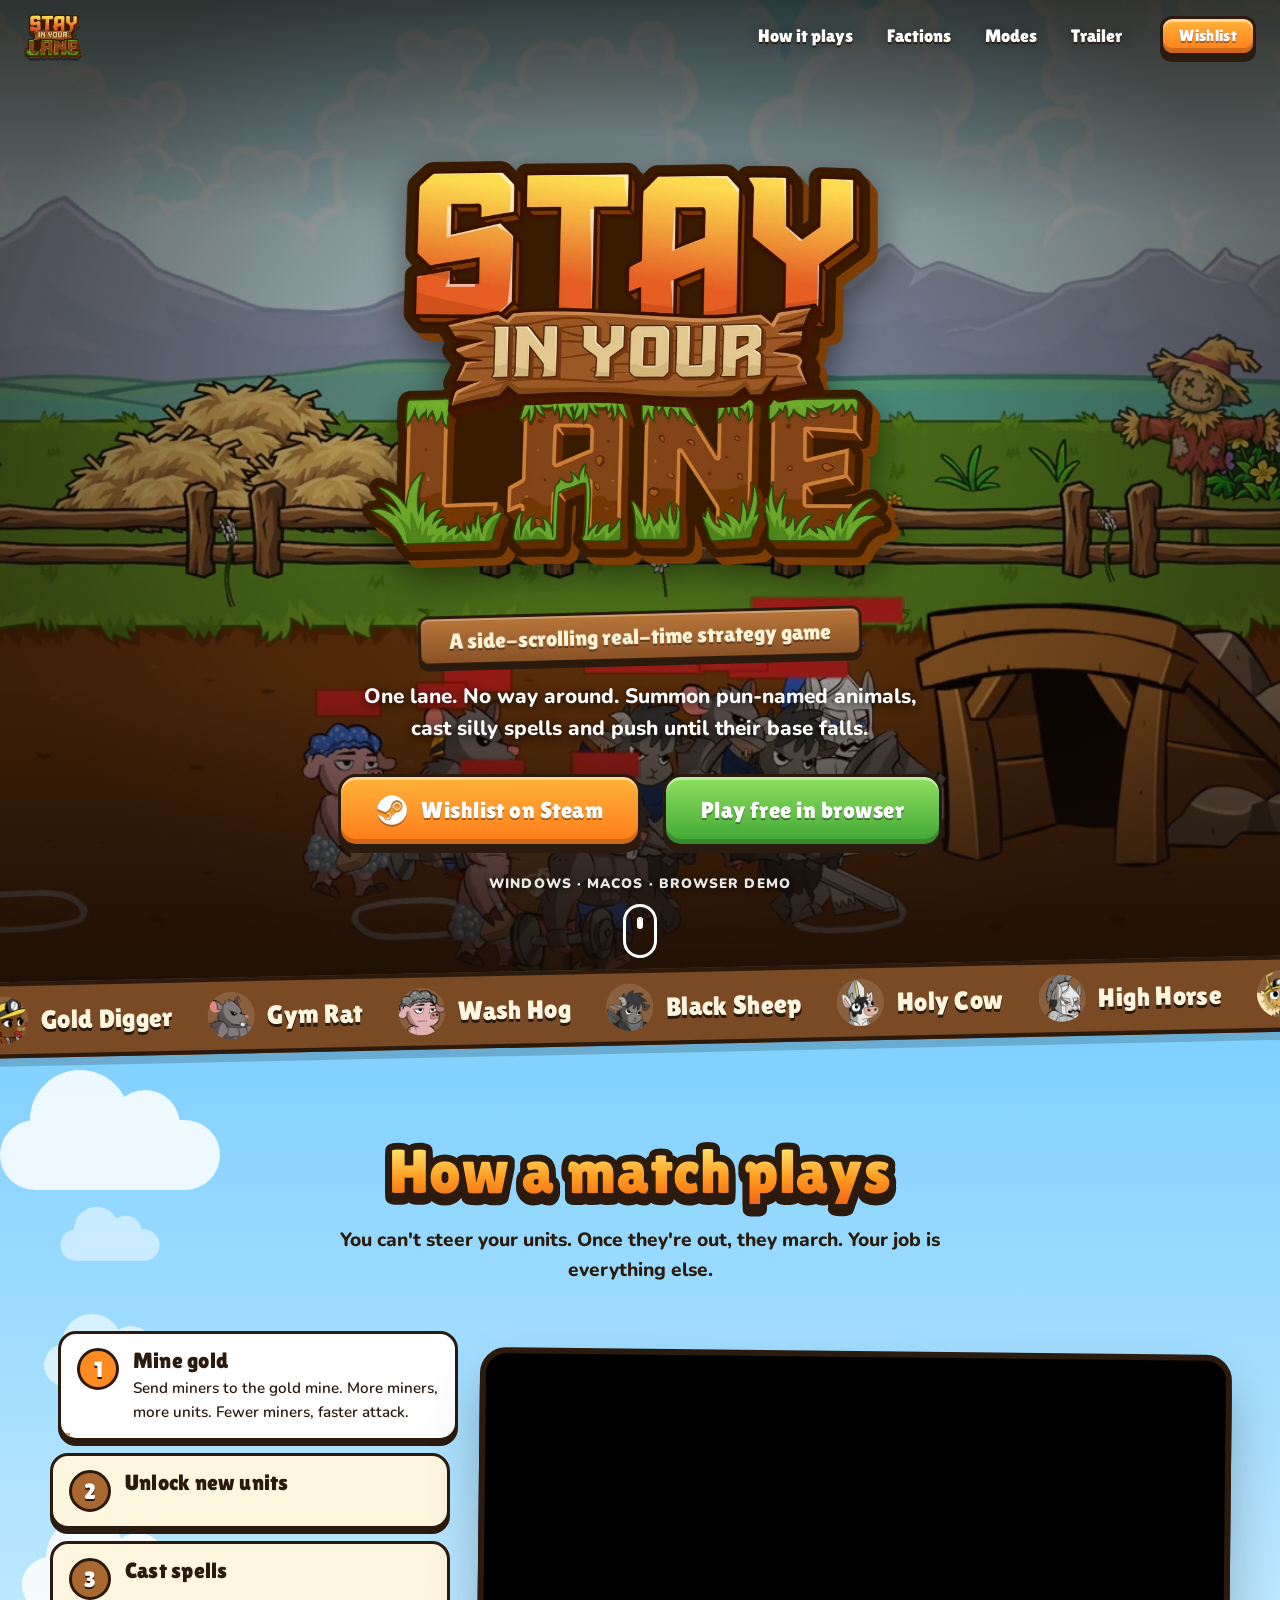
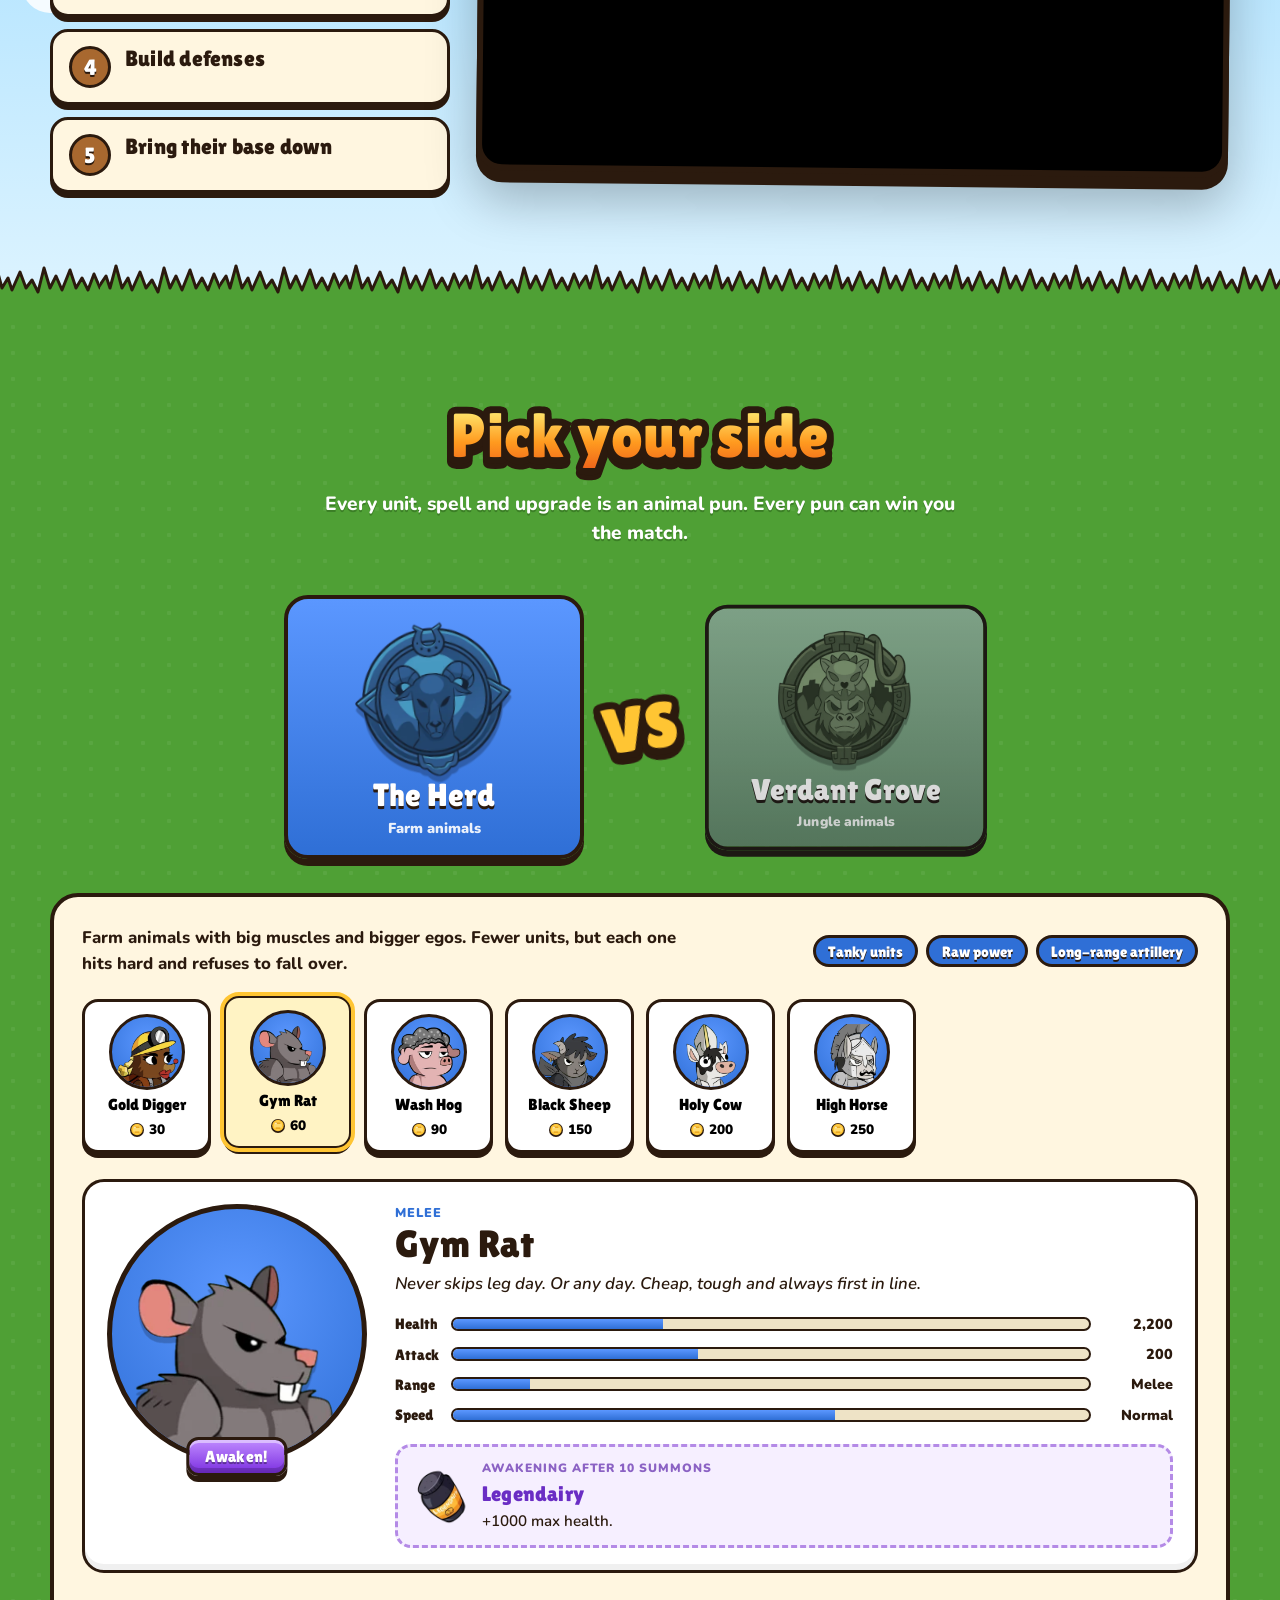
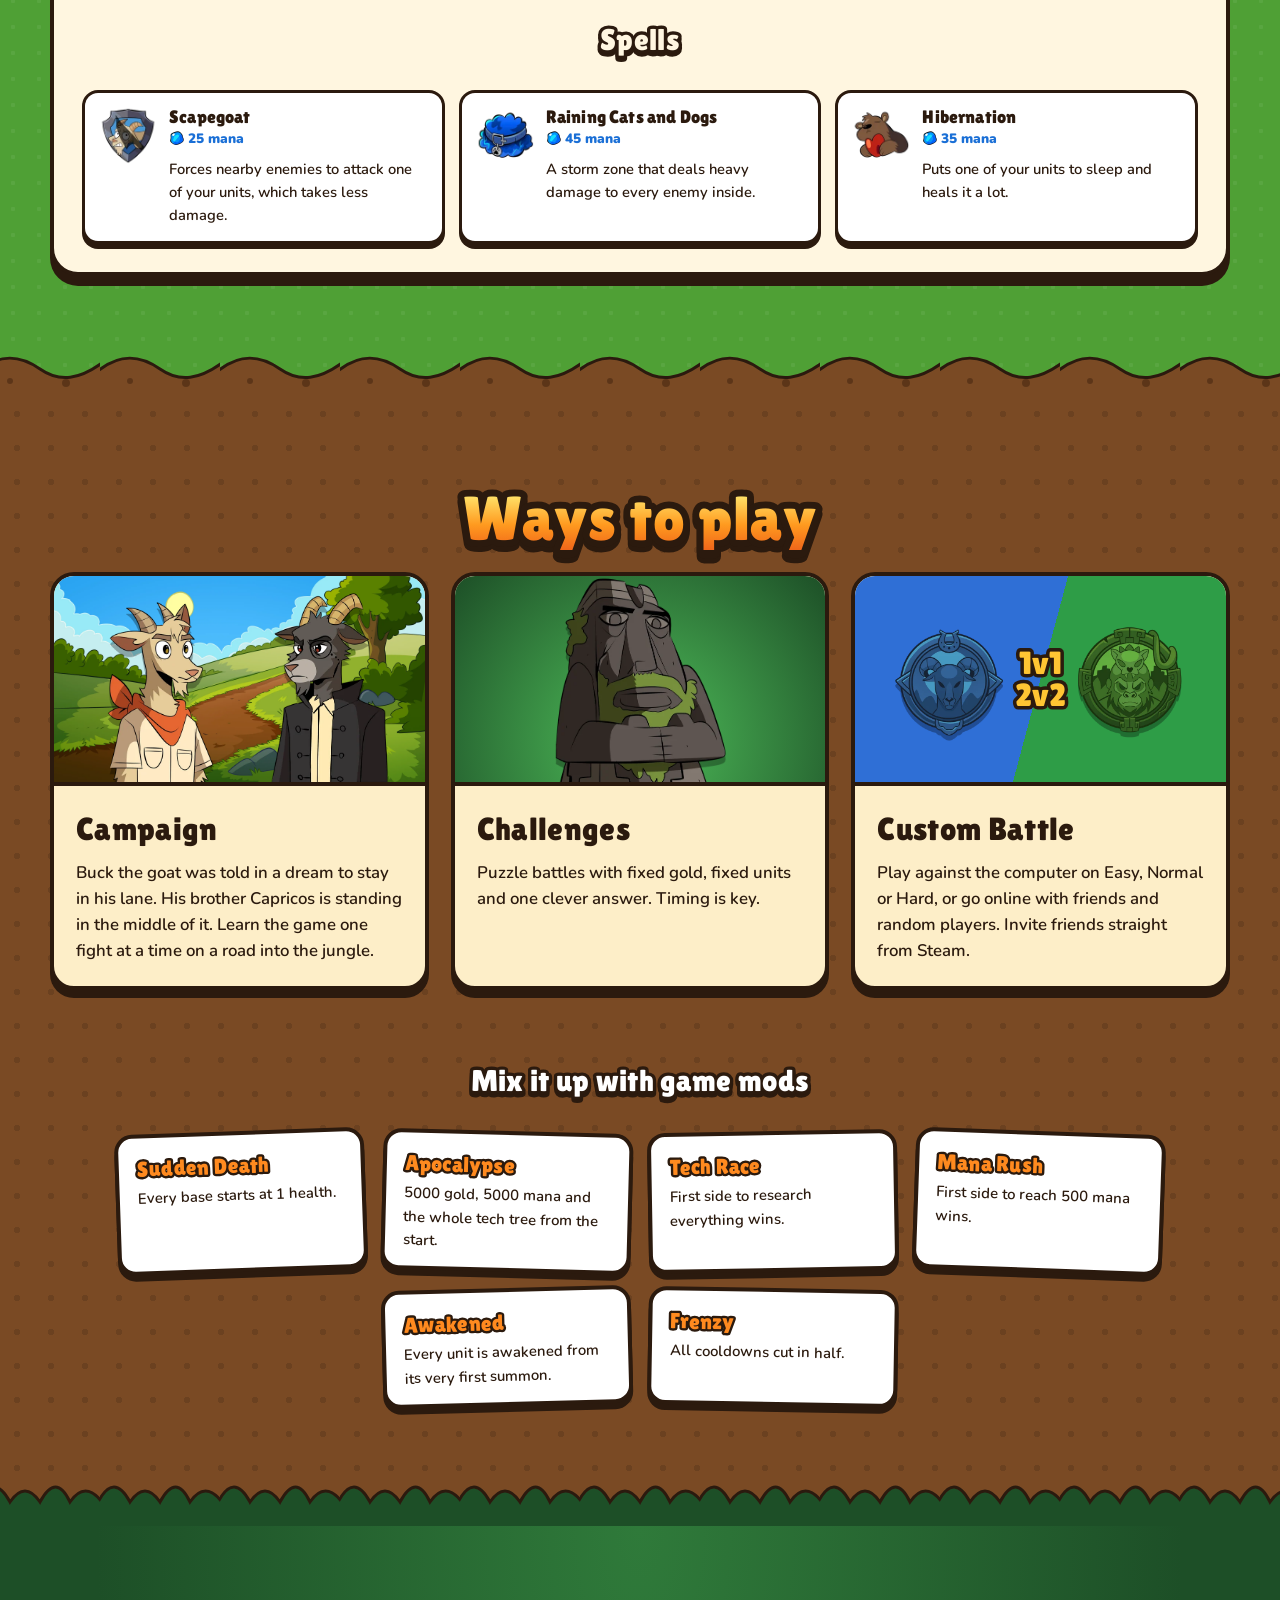
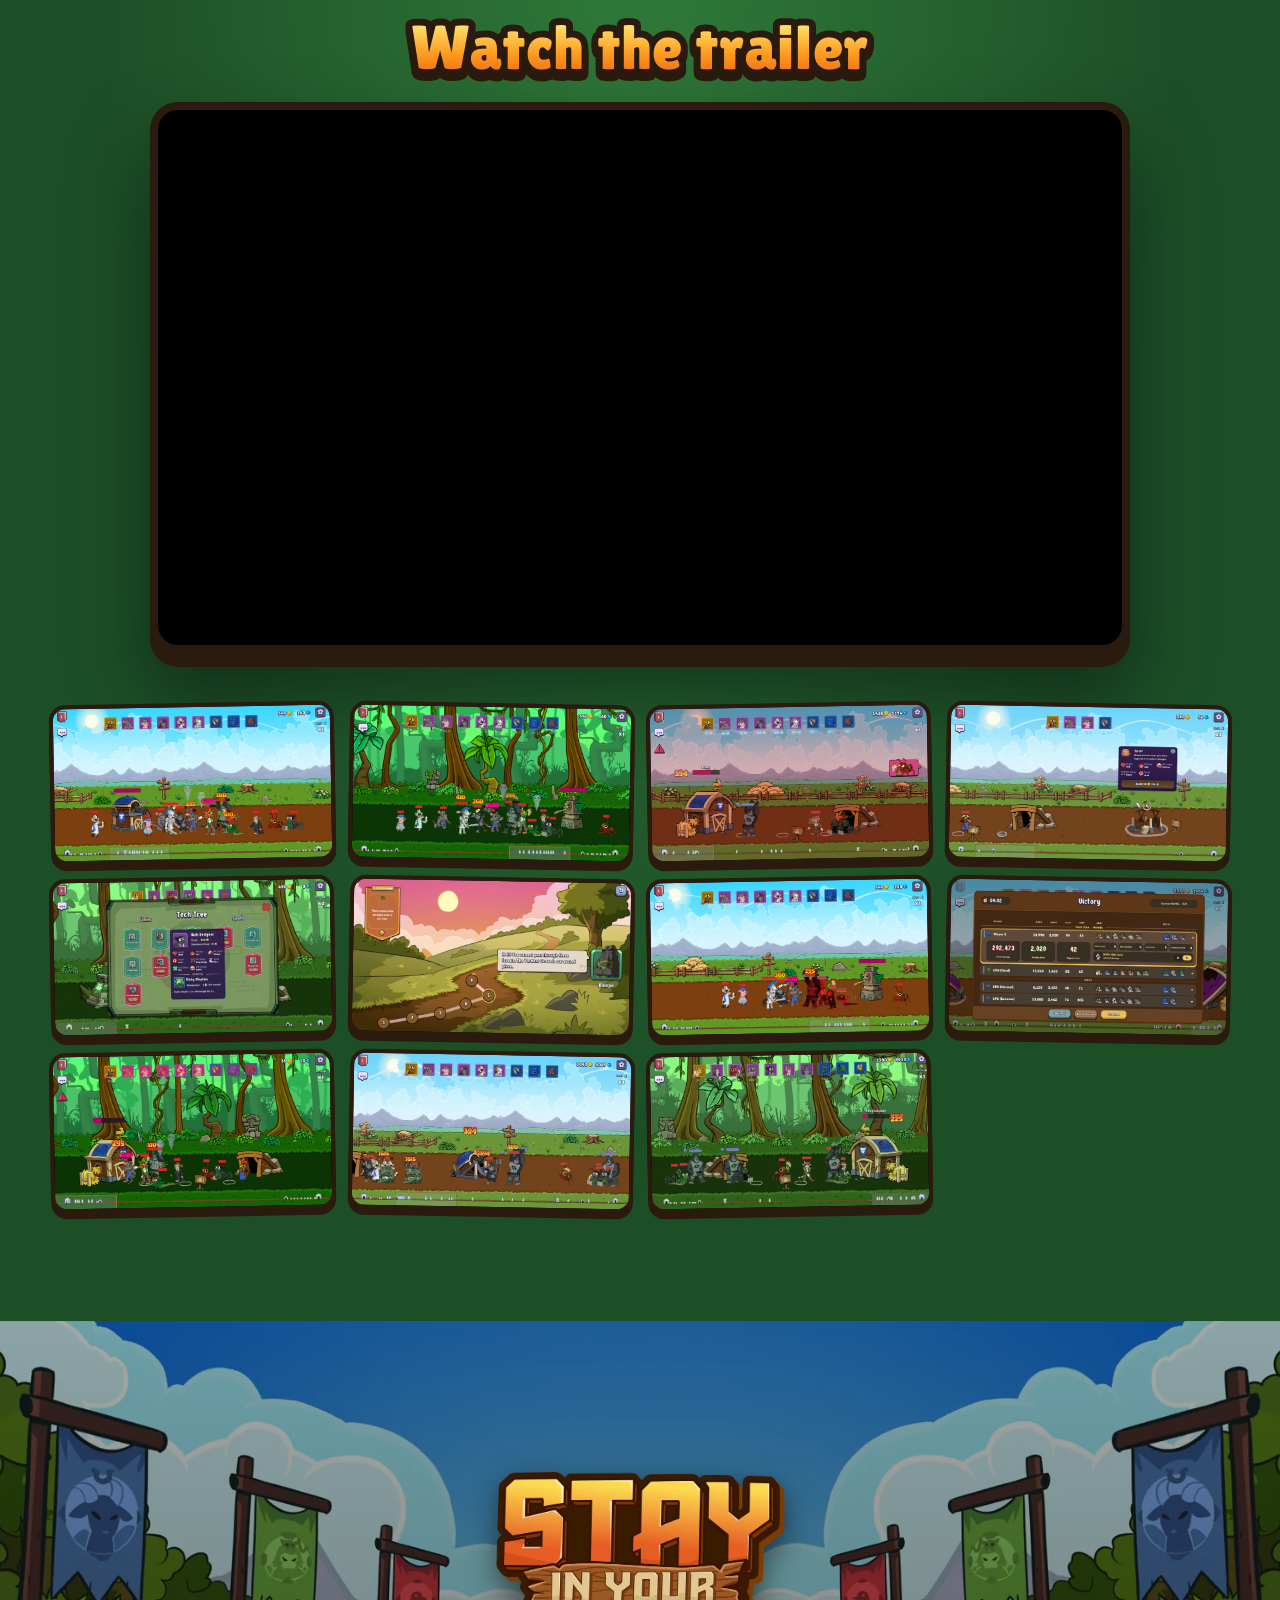
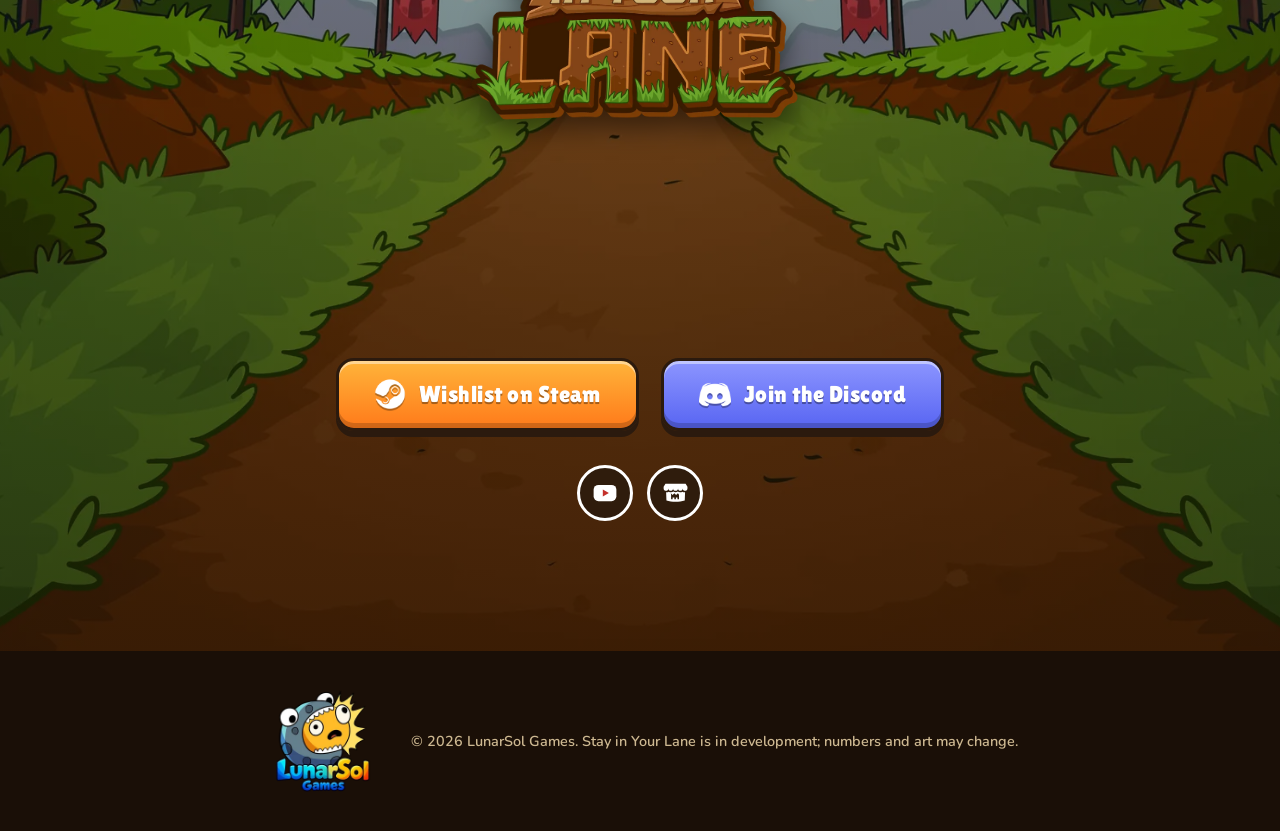
<file: index.html>
<!doctype html>
<html lang="en">
<head>
  <meta charset="utf-8">
  <meta name="viewport" content="width=device-width, initial-scale=1">
  <title>Stay in Your Lane</title>
  <meta name="description" content="Stay in Your Lane is a side-scrolling real-time strategy game. One lane, no way around. Summon pun-named animals, cast spells and push until their base falls.">
  <link rel="canonical" href="https://solilius.github.io/stay-in-your-lane/">
  <!-- Link previews (X, Discord, etc.) need full URLs -->
  <meta property="og:type" content="website">
  <meta property="og:url" content="https://solilius.github.io/stay-in-your-lane/">
  <meta property="og:site_name" content="Stay in Your Lane">
  <meta property="og:title" content="Stay in Your Lane">
  <meta property="og:description" content="A side-scrolling real-time strategy game. One lane. No way around. Wishlist now on Steam.">
  <meta property="og:image" content="https://solilius.github.io/stay-in-your-lane/assets/img/share.jpg">
  <meta property="og:image:width" content="1200">
  <meta property="og:image:height" content="630">
  <meta property="og:image:alt" content="Stay in Your Lane: The Herd vs Verdant Grove">
  <meta name="twitter:card" content="summary_large_image">
  <meta name="twitter:title" content="Stay in Your Lane">
  <meta name="twitter:description" content="A side-scrolling real-time strategy game. One lane. No way around. Wishlist now on Steam.">
  <meta name="twitter:image" content="https://solilius.github.io/stay-in-your-lane/assets/img/share.jpg">
  <meta name="twitter:image:alt" content="Stay in Your Lane: The Herd vs Verdant Grove">
  <meta name="theme-color" content="#5fbf3a">
  <link rel="icon" href="assets/img/favicon.png">
  <link rel="preconnect" href="https://fonts.googleapis.com">
  <link rel="preconnect" href="https://fonts.gstatic.com" crossorigin>
  <link href="https://fonts.googleapis.com/css2?family=Lilita+One&family=Nunito:wght@600;800;900&display=swap" rel="stylesheet">
  <link rel="stylesheet" href="css/style.css?v=6">
</head>
<body>

<header class="nav" id="nav">
  <a class="nav__logo" href="#top"><img src="assets/img/logo.webp" alt="Stay in Your Lane"></a>
  <nav class="nav__links" id="navLinks">
    <a href="#play">How it plays</a>
    <a href="#factions">Factions</a>
    <a href="#modes">Modes</a>
    <a href="#trailer">Trailer</a>
  </nav>
  <a class="btn btn--orange btn--sm nav__cta" data-link="steam" target="_blank" rel="noopener">Wishlist</a>
  <button class="nav__burger" id="burger" aria-label="Menu"><span></span><span></span><span></span></button>
</header>

<!-- HERO -->
<section class="hero" id="top">
  <video class="hero__video" autoplay muted loop playsinline preload="auto" poster="assets/img/hero-poster.webp">
    <source src="assets/video/hero.mp4" type="video/mp4">
  </video>
  <div class="hero__shade"></div>
  <div class="hero__content">
    <img class="hero__logo" id="heroLogo" src="assets/img/logo.webp" alt="Stay in Your Lane">
    <p class="plank">A side-scrolling real-time strategy game</p>
    <p class="hero__sub">One lane. No way around. Summon pun-named animals, cast silly spells and push until their base falls.</p>
    <div class="hero__ctas">
      <a class="btn btn--orange btn--lg" data-link="steam" target="_blank" rel="noopener"><img src="assets/img/steam.webp" alt="">Wishlist on Steam</a>
      <a class="btn btn--green btn--lg" data-link="demo" target="_blank" rel="noopener">Play free in browser</a>
    </div>
    <p class="hero__platforms">Windows · macOS · Browser demo</p>
  </div>
  <a class="hero__scroll" href="#play" aria-label="Scroll down"><span></span></a>
</section>

<!-- TICKER -->
<div class="ticker" aria-hidden="true"><div class="ticker__track" id="ticker"></div></div>

<!-- HOW IT PLAYS -->
<section class="sky" id="play">
  <div class="clouds"><i></i><i></i><i></i><i></i></div>
  <div class="wrap">
    <h2 class="title">How a match plays</h2>
    <p class="lede">You can't steer your units. Once they're out, they march. Your job is everything else.</p>
    <div class="steps" id="steps">
      <ol class="steps__list">
        <li class="is-active" data-video="economy"><b>1</b><div><h3>Mine gold</h3><p>Send miners to the gold mine. More miners, more units. Fewer miners, faster attack.</p></div><i class="steps__bar"></i></li>
        <li data-video="tech"><b>2</b><div><h3>Unlock new units</h3><p>Spend gold on your tech tree to unlock units, spells and upgrades in the order you want.</p></div><i class="steps__bar"></i></li>
        <li data-video="spells"><b>3</b><div><h3>Cast spells</h3><p>Use mana to root, heal, shield or blast at the moment the fight turns.</p></div><i class="steps__bar"></i></li>
        <li data-video="defenses"><b>4</b><div><h3>Build defenses</h3><p>Turrets and landmines buy time when the other side pushes too hard.</p></div><i class="steps__bar"></i></li>
        <li data-video="push"><b>5</b><div><h3>Bring their base down</h3><p>Win the lane, keep pushing and knock the enemy base flat.</p></div><i class="steps__bar"></i></li>
      </ol>
      <div class="steps__screen">
        <video id="stepVideo" muted playsinline preload="metadata" src="assets/video/economy.mp4"></video>
      </div>
    </div>
  </div>
</section>

<div class="edge edge--grass"></div>

<!-- FACTIONS -->
<section class="factions" id="factions">
  <div class="wrap">
    <h2 class="title">Pick your side</h2>
    <p class="lede">Every unit, spell and upgrade is an animal pun. Every pun can win you the match.</p>
    <div class="versus">
      <button class="side side--herd is-active" data-faction="herd">
        <img src="assets/img/crest-herd.webp" alt="">
        <span class="side__name">The Herd</span>
        <span class="side__hint">Farm animals</span>
      </button>
      <div class="versus__vs">VS</div>
      <button class="side side--grove" data-faction="grove">
        <img src="assets/img/crest-grove.webp" alt="">
        <span class="side__name">Verdant Grove</span>
        <span class="side__hint">Jungle animals</span>
      </button>
    </div>

    <div class="roster" id="roster">
      <div class="roster__info">
        <p class="roster__blurb" id="factionBlurb"></p>
        <ul class="chips" id="factionTraits"></ul>
      </div>
      <div class="roster__grid" id="unitGrid"></div>

      <article class="unit" id="unitCard">
        <div class="unit__portrait">
          <span class="face"><img id="unitImg" alt=""></span>
          <button class="btn btn--purple btn--sm unit__awaken" id="awakenBtn">Awaken!</button>
        </div>
        <div class="unit__body">
          <p class="unit__role" id="unitRole"></p>
          <h3 class="unit__name" id="unitName"></h3>
          <p class="unit__quip" id="unitQuip"></p>
          <dl class="stats" id="unitStats"></dl>
          <div class="awk" id="unitAwk">
            <img id="awkIcon" alt="">
            <div><p class="awk__label">Awakening after <span id="awkN"></span> summons</p><h4 id="awkName"></h4><p id="awkText"></p></div>
          </div>
        </div>
      </article>

      <h3 class="subtitle">Spells</h3>
      <div class="spells" id="spellList"></div>
    </div>
  </div>
</section>

<div class="edge edge--dirt"></div>

<!-- MODES -->
<section class="modes" id="modes">
  <div class="wrap">
    <h2 class="title">Ways to play</h2>
    <div class="modes__grid">
      <article class="mode mode--campaign">
        <div class="mode__art">
          <img class="mode__char mode__char--l" src="assets/img/char-buck.webp" alt="Buck">
          <img class="mode__char mode__char--r" src="assets/img/char-capricos.webp" alt="Capricos">
        </div>
        <h3>Campaign</h3>
        <p>Buck the goat was told in a dream to stay in his lane. His brother Capricos is standing in the middle of it. Learn the game one fight at a time on a road into the jungle.</p>
      </article>
      <article class="mode mode--challenge">
        <div class="mode__art">
          <img class="mode__char mode__char--c" src="assets/img/char-monpa.webp" alt="Monpa">
        </div>
        <h3>Challenges</h3>
        <p>Puzzle battles with fixed gold, fixed units and one clever answer. Timing is key.</p>
      </article>
      <article class="mode mode--custom">
        <div class="mode__art mode__art--vs">
          <img src="assets/img/crest-herd.webp" alt="">
          <span>1v1<br>2v2</span>
          <img src="assets/img/crest-grove.webp" alt="">
        </div>
        <h3>Custom Battle</h3>
        <p>Play against the computer on Easy, Normal or Hard, or go online with friends and random players. Invite friends straight from Steam.</p>
      </article>
    </div>

    <h3 class="subtitle">Mix it up with game mods</h3>
    <div class="mods" id="mods"></div>
  </div>
</section>

<div class="edge edge--jungle"></div>

<!-- TRAILER + SCREENSHOTS -->
<section class="jungle" id="trailer">
  <div class="wrap">
    <h2 class="title">Watch the trailer</h2>
    <div class="tv" id="tv">
      <video controls preload="none" poster="assets/img/trailer-poster.webp">
        <source src="assets/video/trailer.mp4" type="video/mp4">
      </video>
    </div>
    <div class="shots" id="shots">
      <button data-src="assets/img/shots/clash-farm.webp"><img loading="lazy" src="assets/img/shots/clash-farm.webp" alt="Herd and Grove armies clash on the farm lane"></button>
      <button data-src="assets/img/shots/clash-jungle.webp"><img loading="lazy" src="assets/img/shots/clash-jungle.webp" alt="A big fight in the jungle"></button>
      <button data-src="assets/img/shots/danger.webp"><img loading="lazy" src="assets/img/shots/danger.webp" alt="Defending the base while it is under attack"></button>
      <button data-src="assets/img/shots/build-turret.webp"><img loading="lazy" src="assets/img/shots/build-turret.webp" alt="Building a turret"></button>
      <button data-src="assets/img/shots/tech-grove.webp"><img loading="lazy" src="assets/img/shots/tech-grove.webp" alt="The Verdant Grove tech tree"></button>
      <button data-src="assets/img/shots/campaign-map.webp"><img loading="lazy" src="assets/img/shots/campaign-map.webp" alt="The campaign map"></button>
      <button data-src="assets/img/shots/take-aim.webp"><img loading="lazy" src="assets/img/shots/take-aim.webp" alt="Aiming a spell at the enemy army"></button>
      <button data-src="assets/img/shots/history.webp"><img loading="lazy" src="assets/img/shots/history.webp" alt="The match history screen"></button>
      <button data-src="assets/img/shots/last-stand.webp"><img loading="lazy" src="assets/img/shots/last-stand.webp" alt="Holding the line at the base in the jungle"></button>
      <button data-src="assets/img/shots/clash-peaks.webp"><img loading="lazy" src="assets/img/shots/clash-peaks.webp" alt="A large battle with both armies on screen"></button>
      <button data-src="assets/img/shots/push-jungle.webp"><img loading="lazy" src="assets/img/shots/push-jungle.webp" alt="Pushing toward the enemy base in the jungle"></button>
    </div>
  </div>
</section>

<!-- FINAL CTA -->
<section class="final" id="community">
  <div class="final__inner">
    <img class="final__logo" src="assets/img/logo.webp" alt="Stay in Your Lane">
    <h2 class="title title--light">Wishlist it and join the herd</h2>
    <p class="lede lede--light">Wishlisting on Steam helps a small indie game a lot. Come say hi in Discord, share feedback and find people to play with.</p>
    <div class="hero__ctas">
      <a class="btn btn--orange btn--lg" data-link="steam" target="_blank" rel="noopener"><img src="assets/img/steam.webp" alt="">Wishlist on Steam</a>
      <a class="btn btn--discord btn--lg" data-link="discord" target="_blank" rel="noopener"><img src="assets/img/discord.webp" alt="">Join the Discord</a>
    </div>
    <div class="socials">
      <a data-link="x" target="_blank" rel="noopener" aria-label="X"><img src="assets/img/x.svg" alt=""></a>
      <a data-link="instagram" target="_blank" rel="noopener" aria-label="Instagram"><img src="assets/img/instagram.svg" alt=""></a>
      <a data-link="youtube" target="_blank" rel="noopener" aria-label="YouTube"><img src="assets/img/youtube.svg" alt=""></a>
      <a data-link="demo" target="_blank" rel="noopener" aria-label="itch.io"><img src="assets/img/itch.svg" alt=""></a>
    </div>
  </div>
</section>

<footer class="footer">
  <img src="assets/img/lunarsol.webp" alt="LunarSol Games">
  <p>© 2026 LunarSol Games. Stay in Your Lane is in development; numbers and art may change.</p>
</footer>

<div class="lightbox" id="lightbox" hidden><img alt=""><button aria-label="Close">×</button></div>

<script src="js/data.js?v=4"></script>
<script src="js/main.js?v=7"></script>
</body>
</html>
</file>
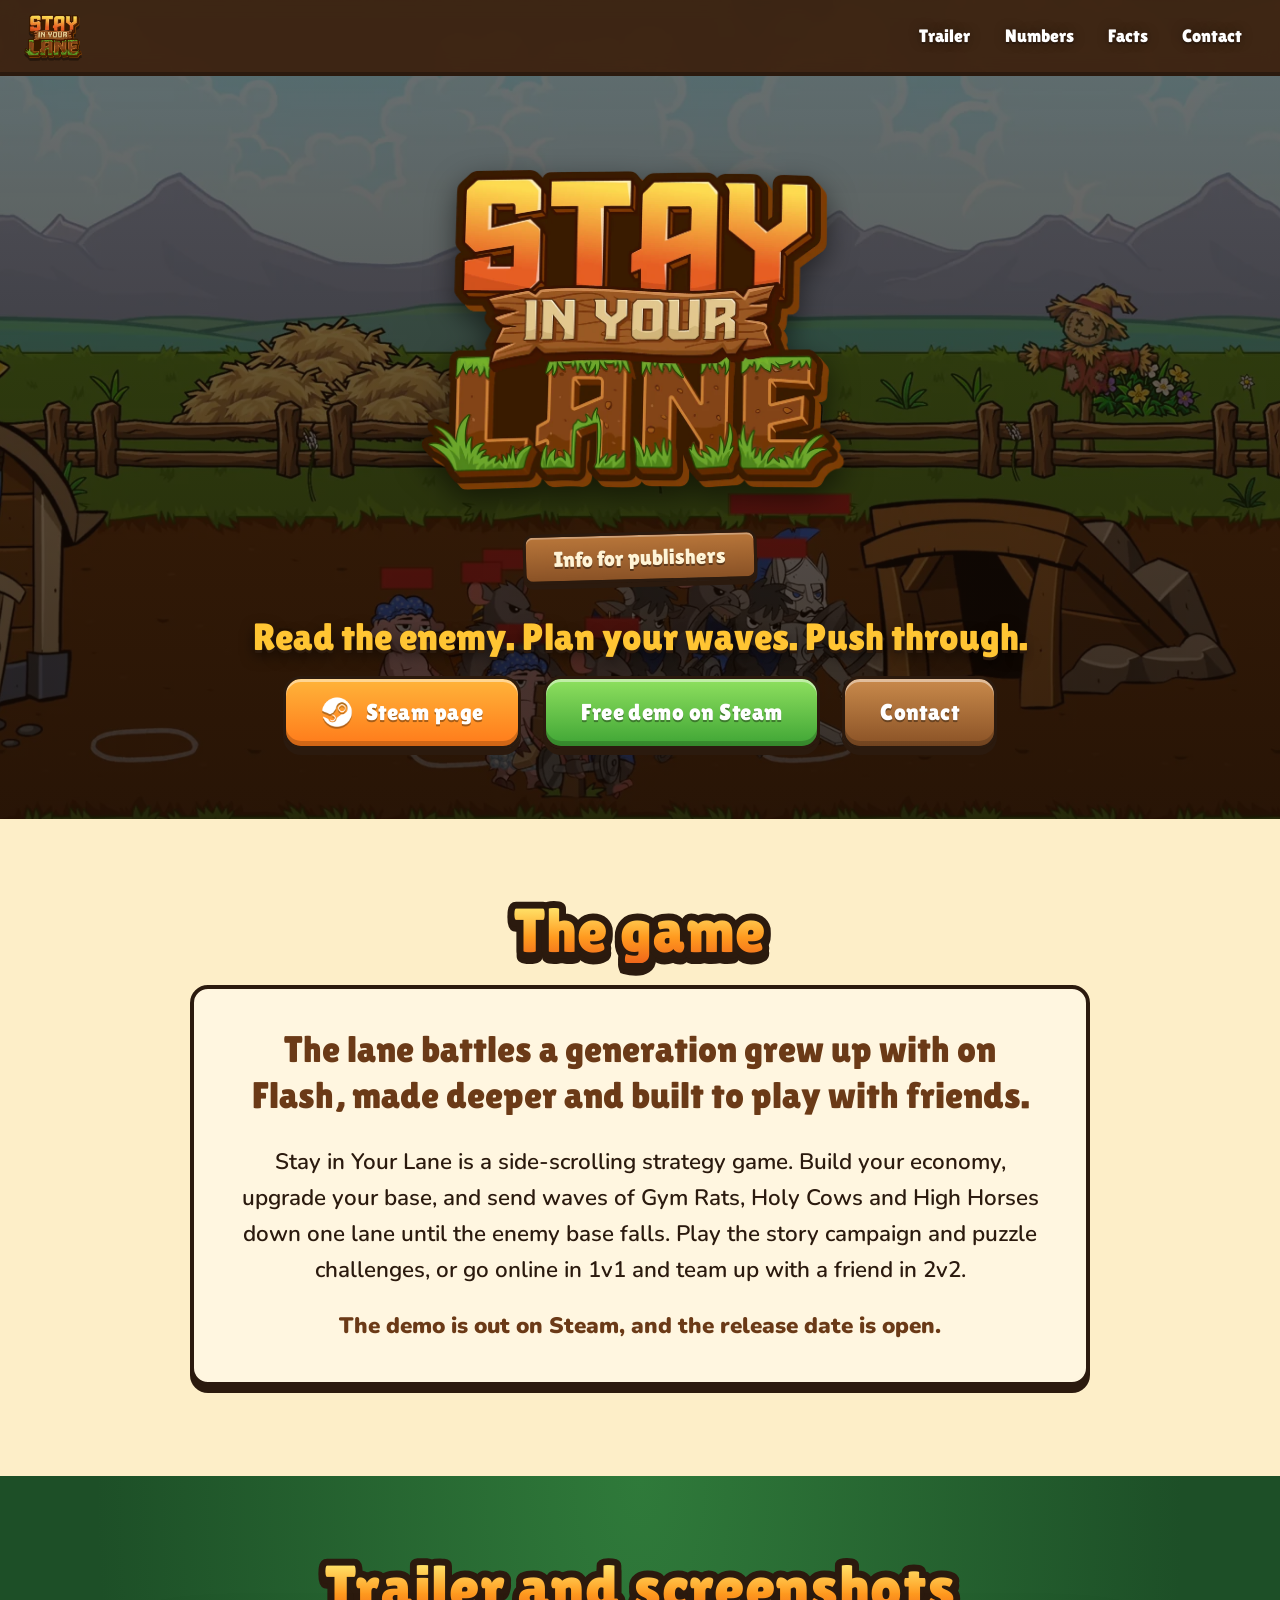
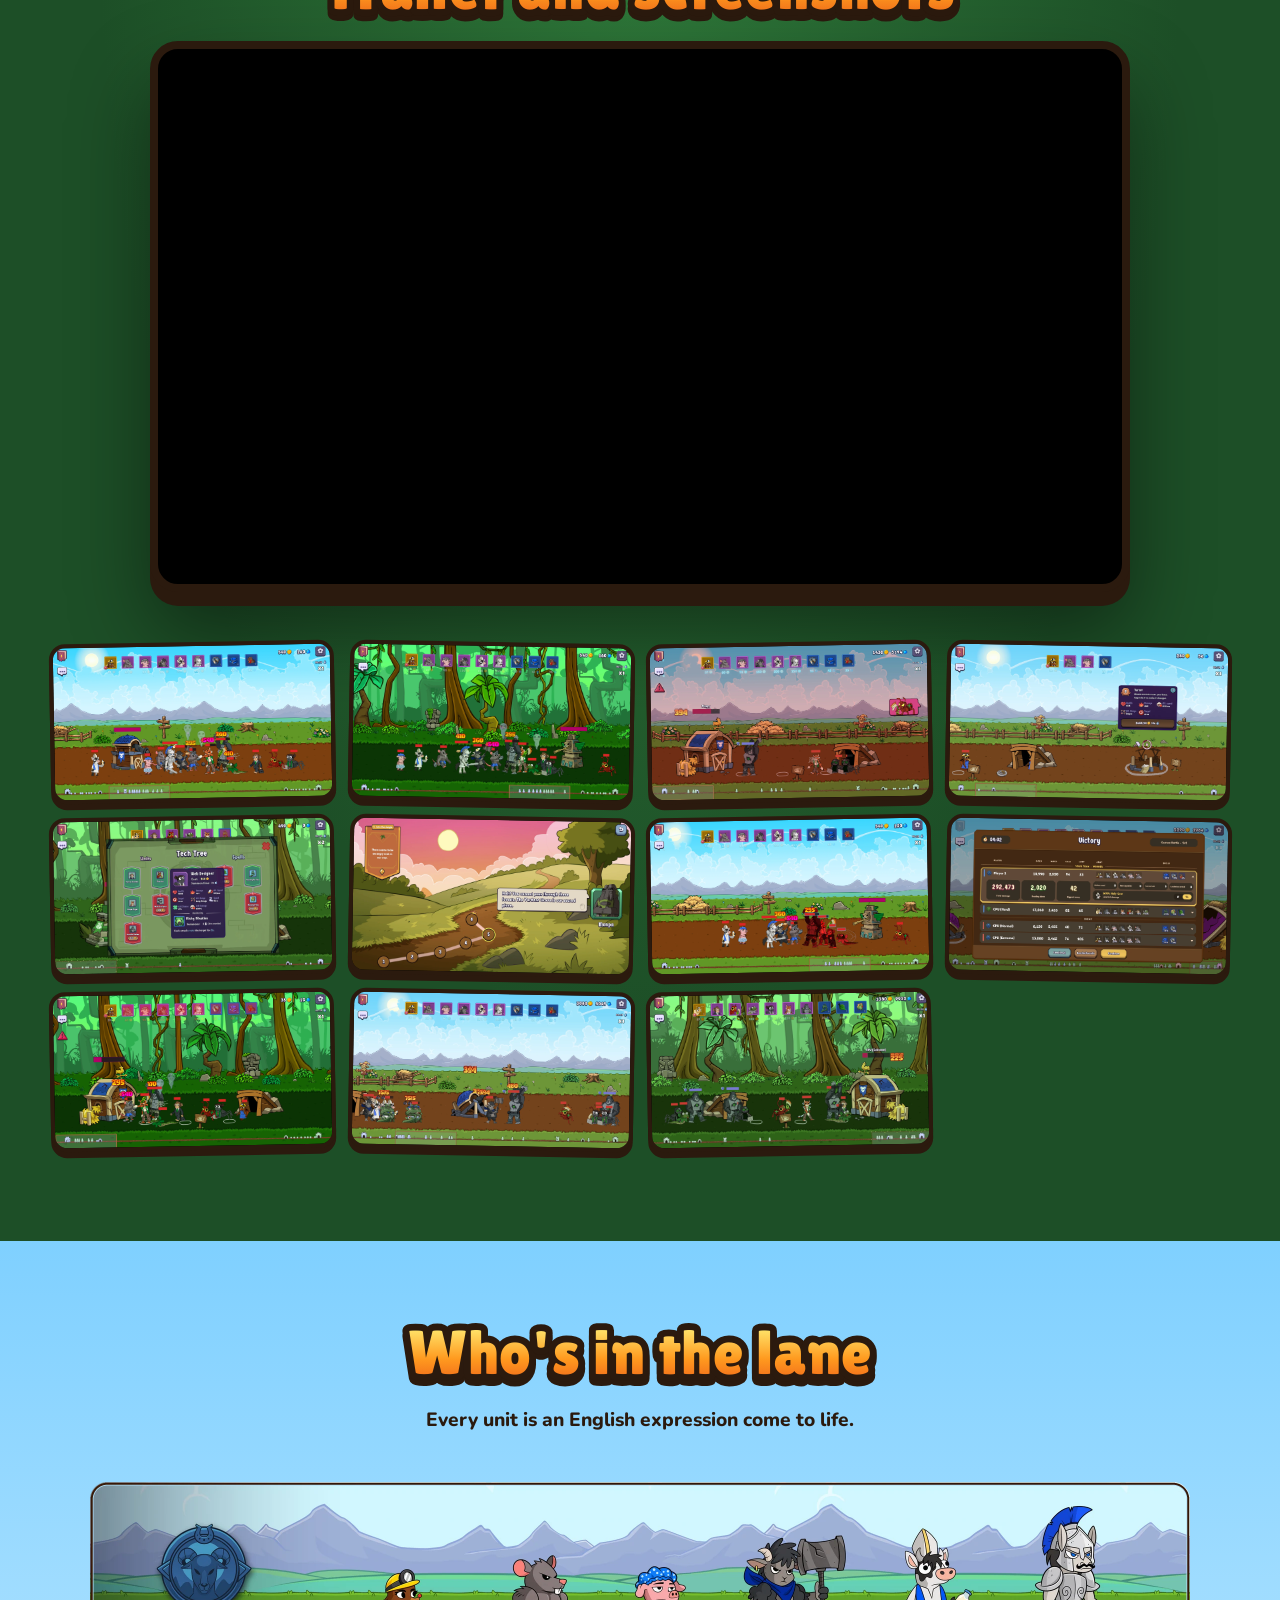
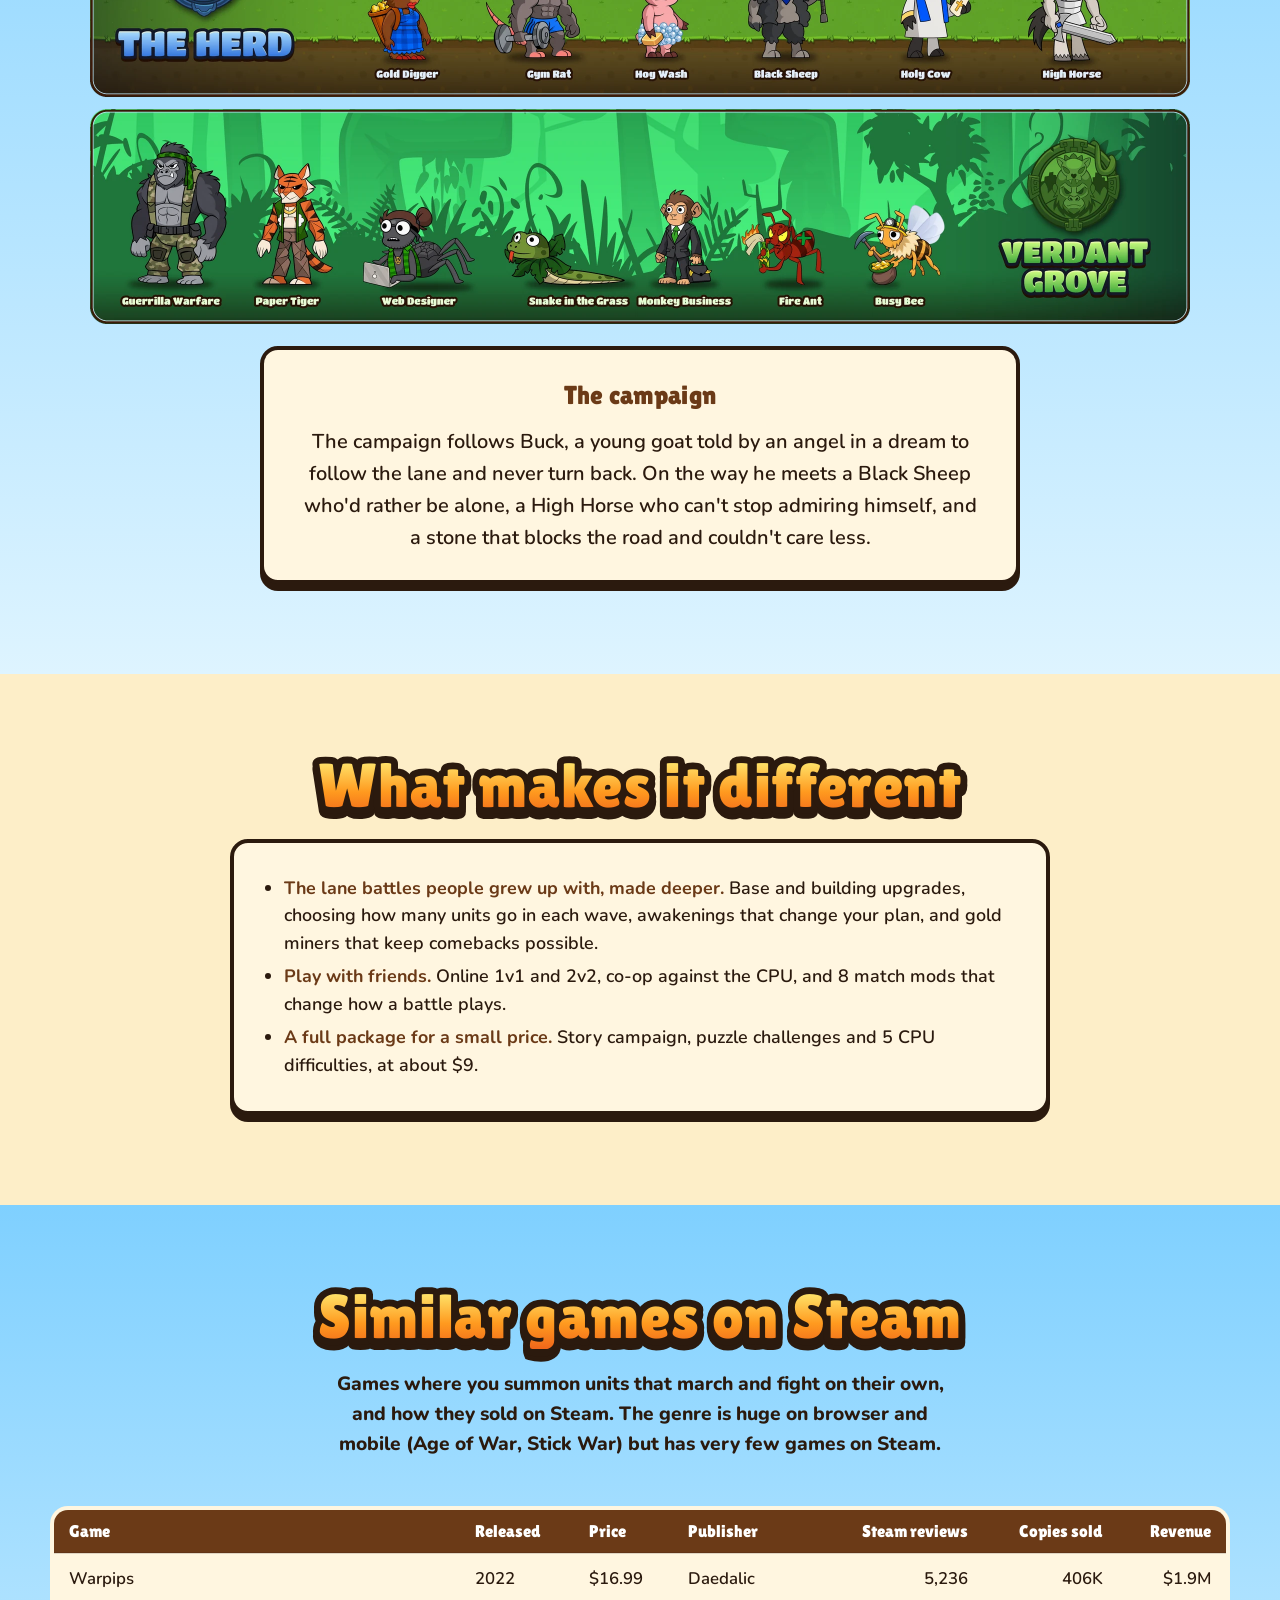
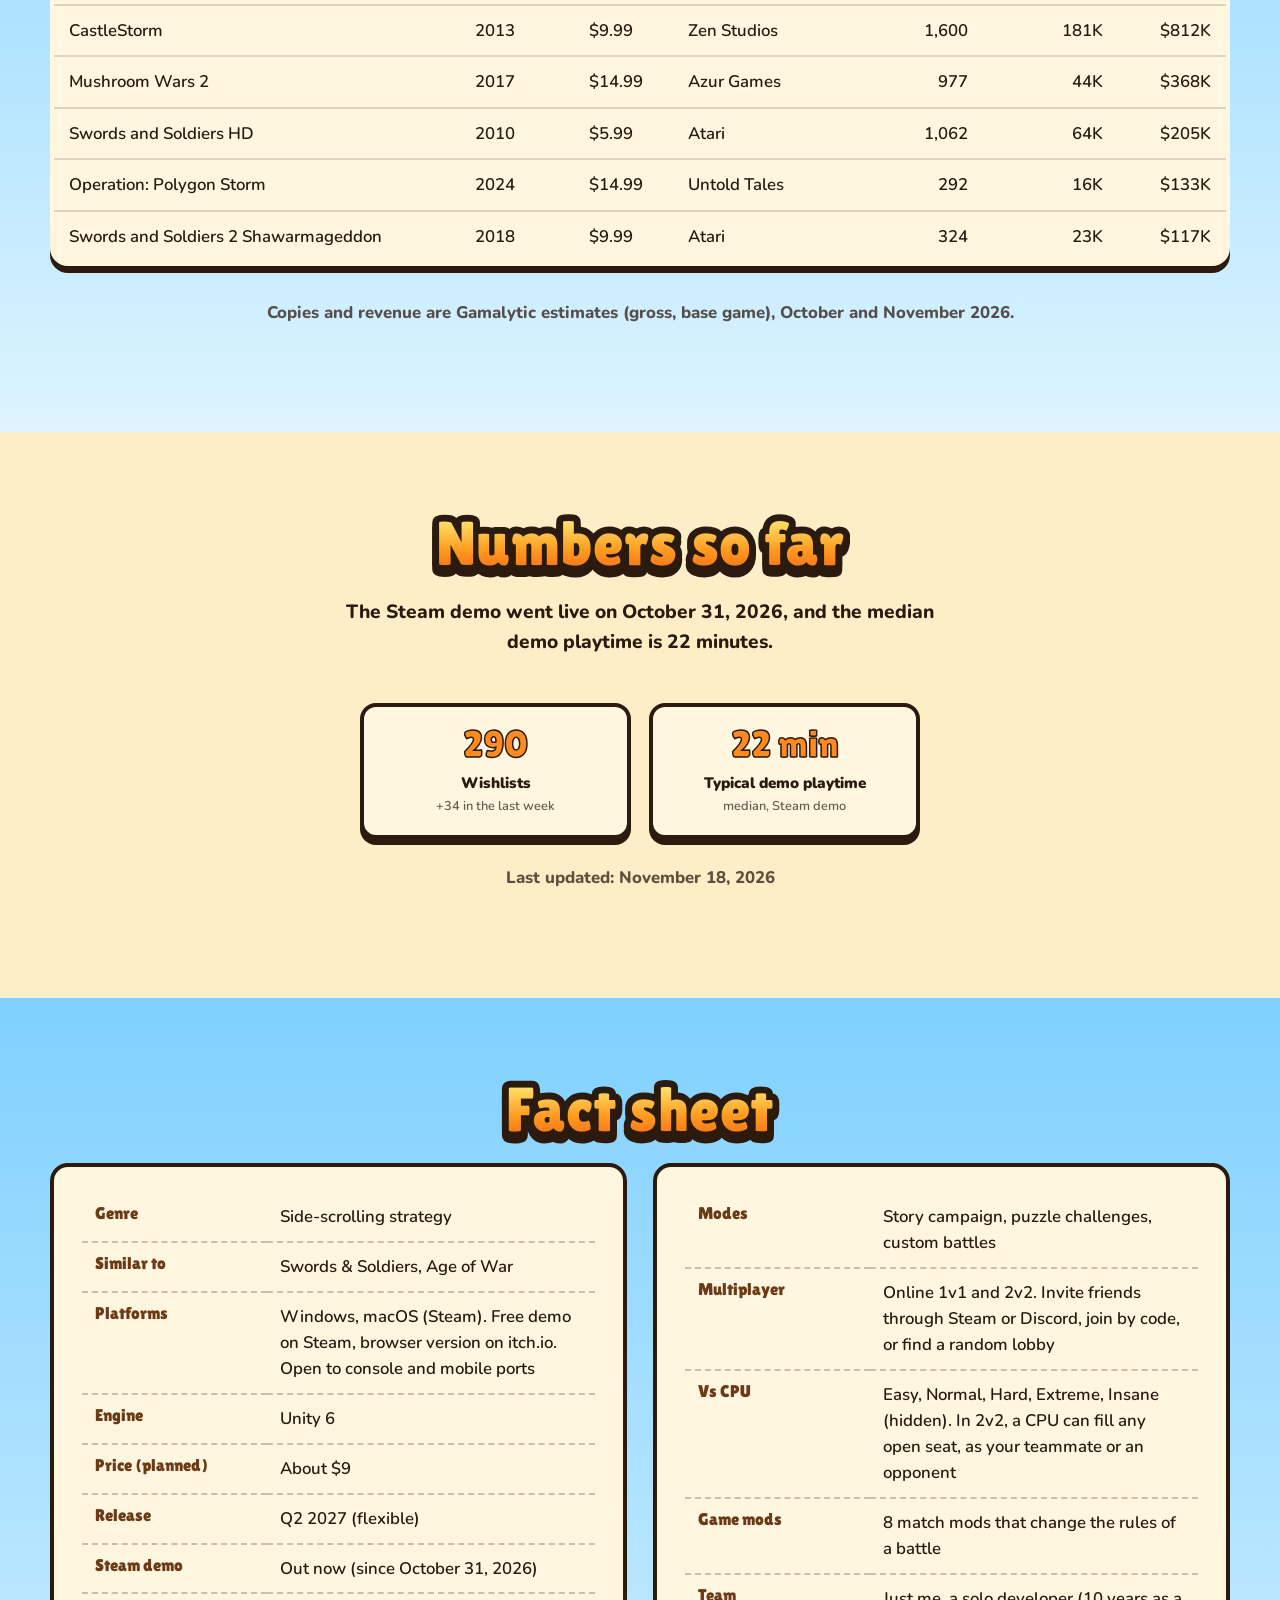
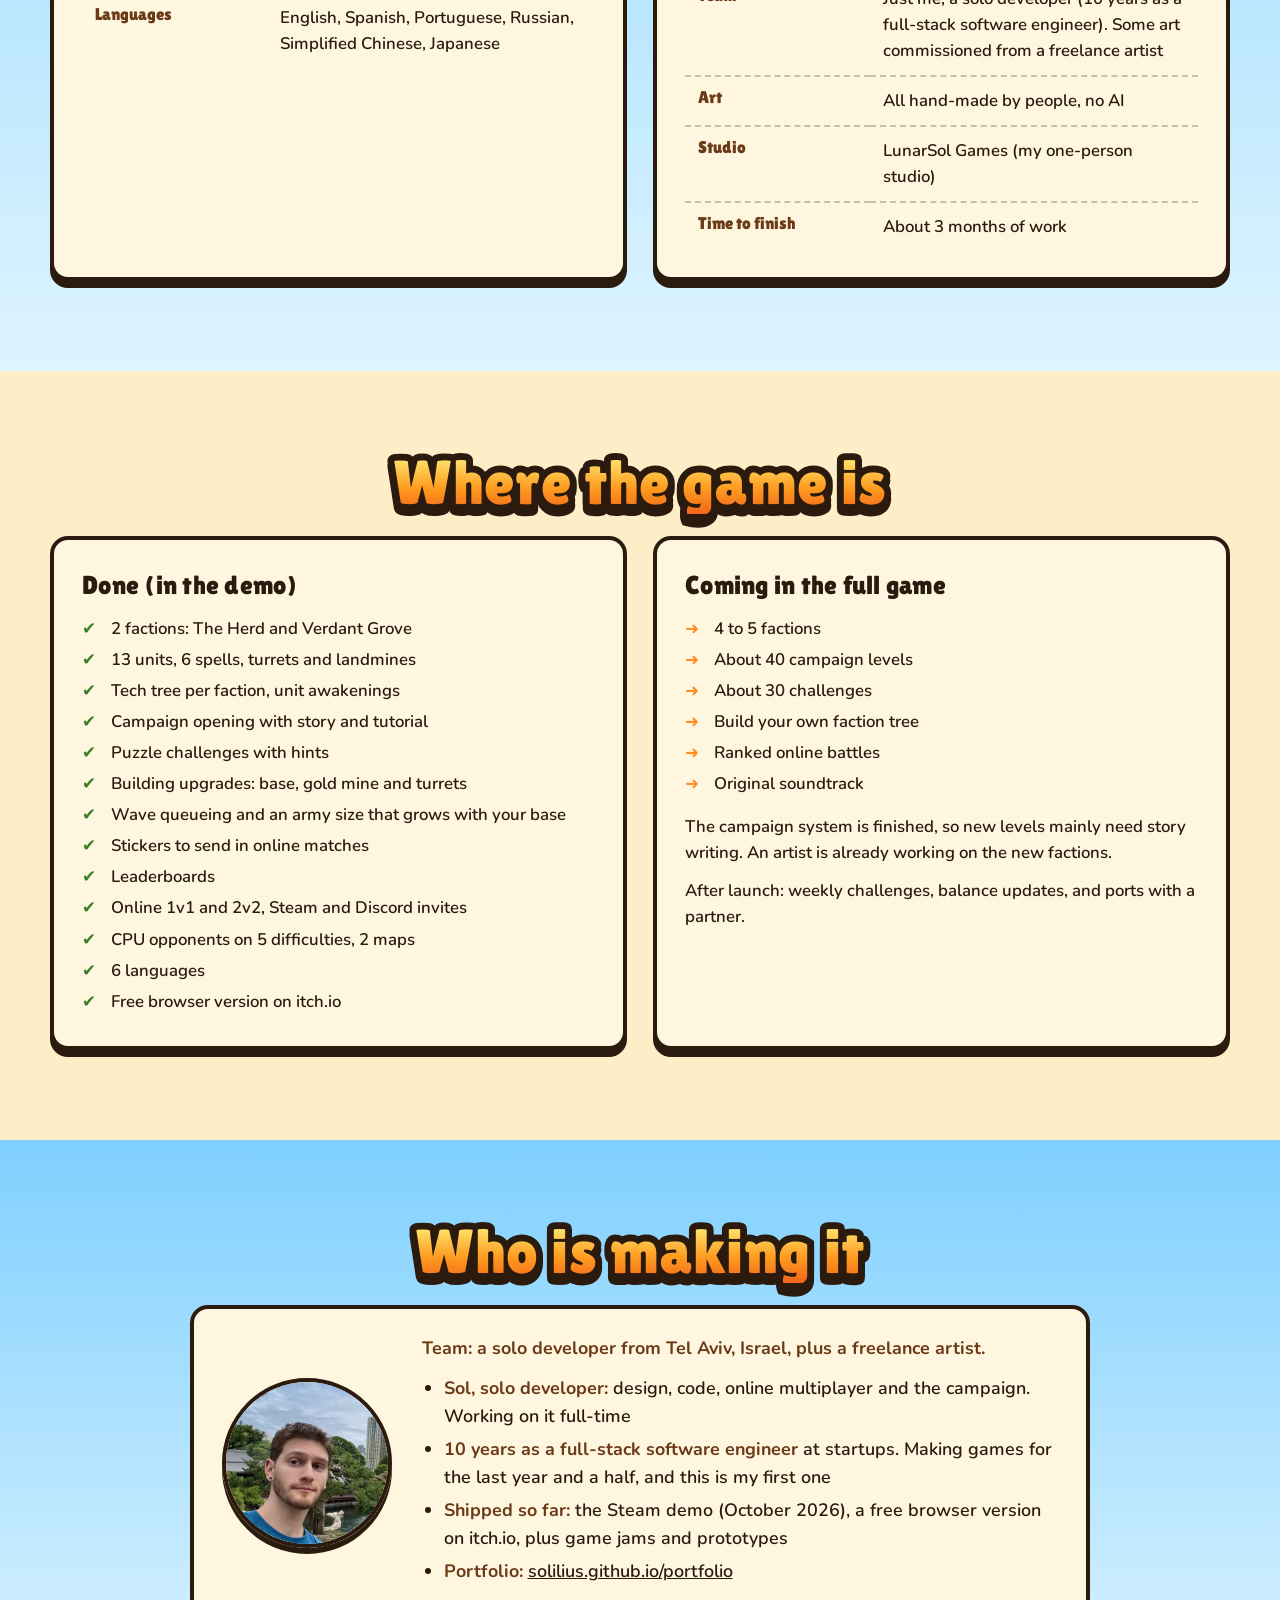
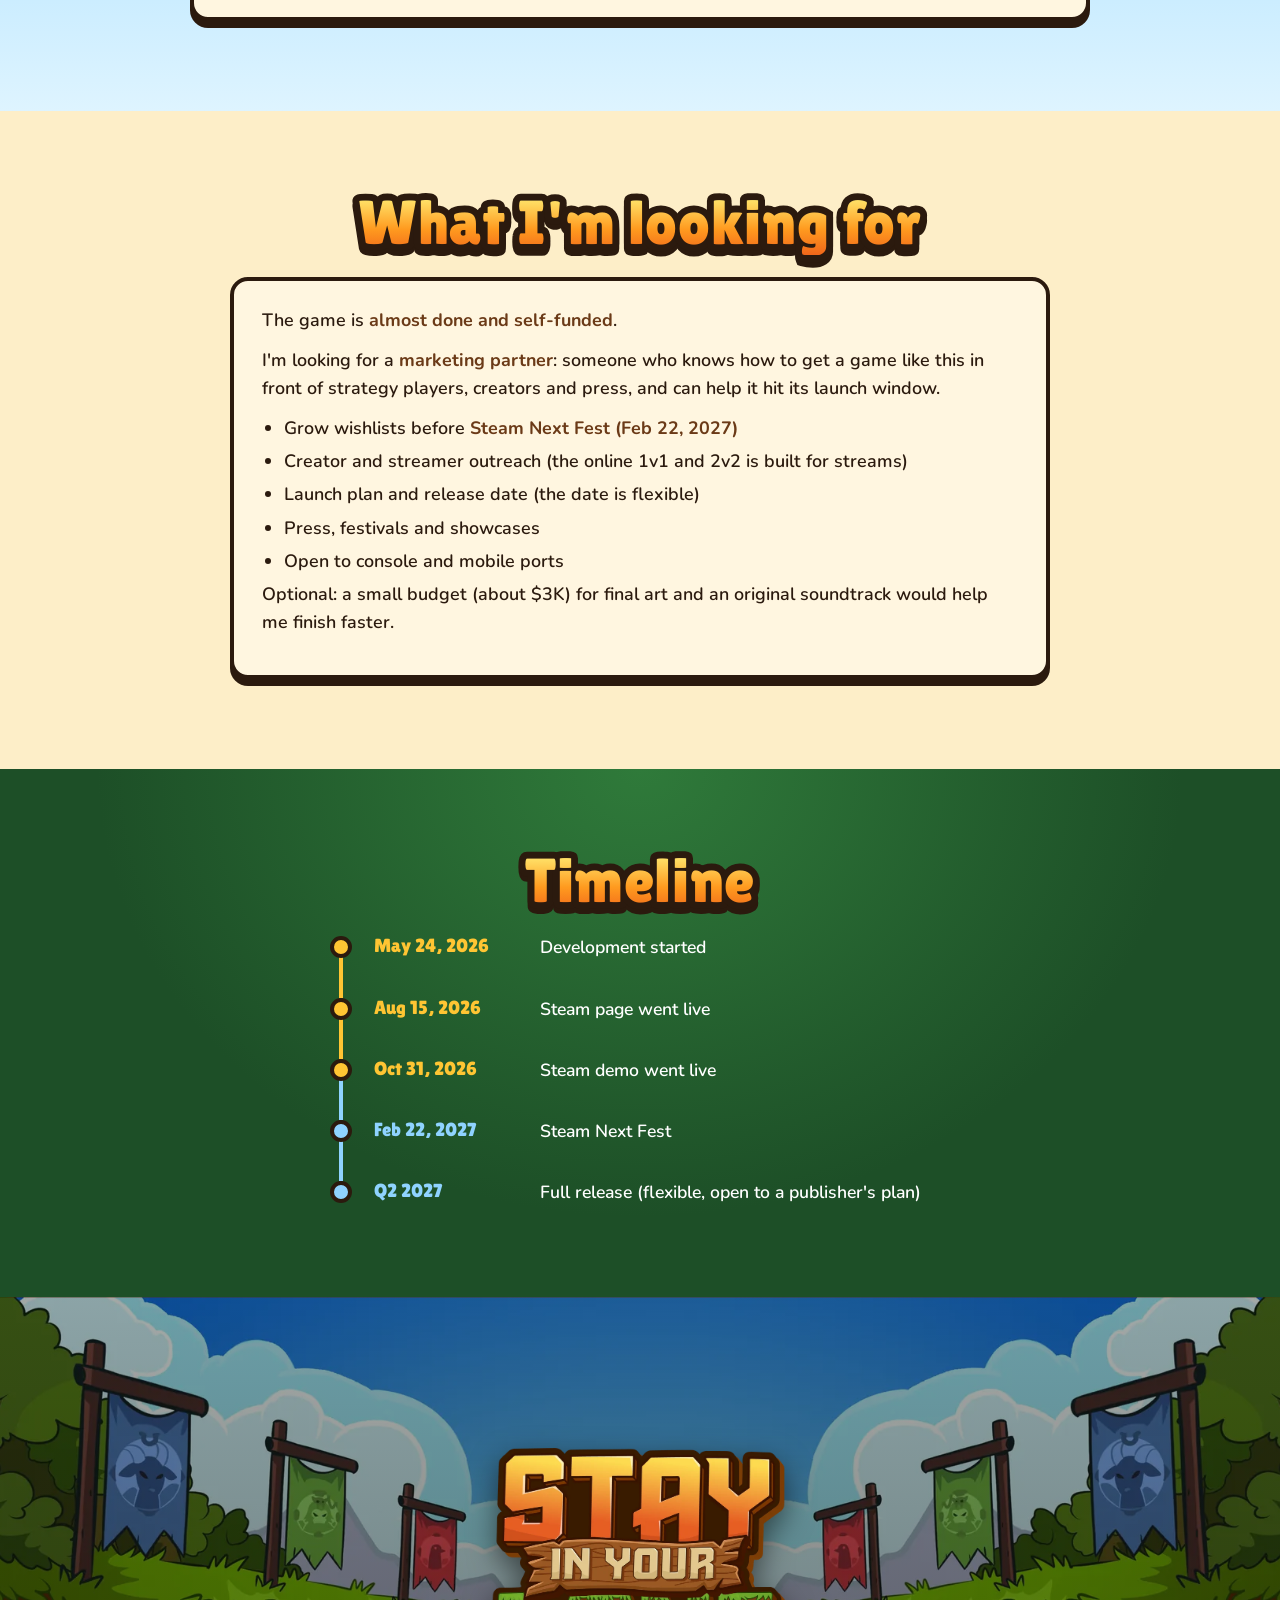
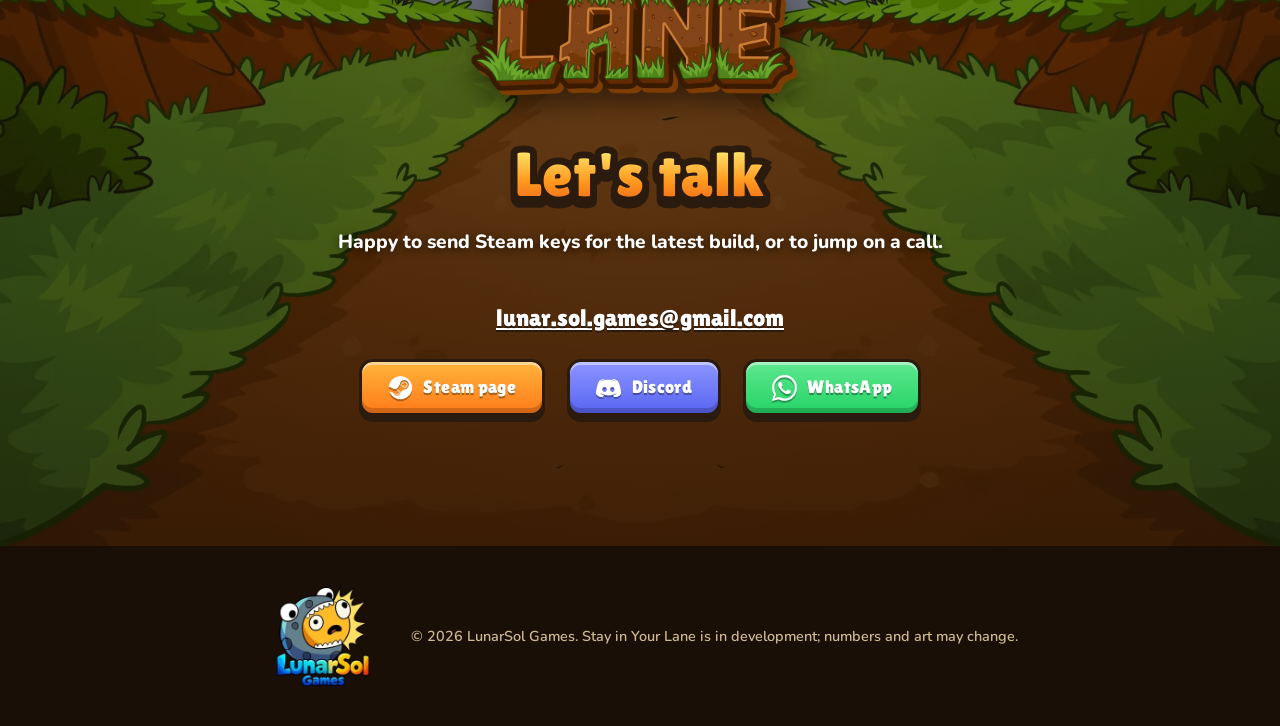
<file: publishers/index.html>
<!doctype html>
<html lang="en">
<head>
  <meta charset="utf-8">
  <meta name="viewport" content="width=device-width, initial-scale=1">
  <title>Stay in Your Lane | For Publishers</title>
  <meta name="description" content="Publisher info for Stay in Your Lane, a side-scrolling strategy game by LunarSol Games.">
  <meta property="og:type" content="website">
  <meta property="og:url" content="https://solilius.github.io/stay-in-your-lane/publishers/">
  <meta property="og:site_name" content="Stay in Your Lane">
  <meta property="og:title" content="Stay in Your Lane | For Publishers">
  <meta property="og:description" content="A side-scrolling strategy game by a solo developer. The demo is out on Steam.">
  <meta property="og:image" content="https://solilius.github.io/stay-in-your-lane/assets/img/share-publishers-scenery.jpg">
  <meta property="og:image:width" content="1200">
  <meta property="og:image:height" content="450">
  <meta property="og:image:alt" content="Stay in Your Lane logo, info for publishers">
  <meta name="twitter:card" content="summary_large_image">
  <!-- Shared by link only: keep it out of search results -->
  <meta name="robots" content="noindex, nofollow">
  <meta name="theme-color" content="#5fbf3a">
  <link rel="icon" href="../assets/img/favicon-siyl.png">
  <link rel="preconnect" href="https://fonts.googleapis.com">
  <link rel="preconnect" href="https://fonts.gstatic.com" crossorigin>
  <link href="https://fonts.googleapis.com/css2?family=Lilita+One&family=Nunito:wght@600;800;900&display=swap" rel="stylesheet">
  <link rel="stylesheet" href="../css/style.css?v=4">
  <style>
    .pub-nav { background: rgba(60,32,12,.92); box-shadow: 0 4px 0 var(--ink); }
    .pub-hero { position: relative; padding: 130px 16px 70px; text-align: center; background: url(../assets/img/hero-poster.webp) center/cover; }
    .pub-hero::before { content: ""; position: absolute; inset: 0; background: linear-gradient(rgba(20,10,4,.55), rgba(20,10,4,.8)); }
    .pub-hero > * { position: relative; }
    .pub-hero__logo { width: min(440px, 80vw); margin: 0 auto 10px; filter: drop-shadow(0 10px 14px rgba(0,0,0,.5)); }
    .pub-hero .hero__sub { margin: 18px auto 28px; }
    .pub-hook { font: clamp(1.6rem, 4vw, 2.4rem) var(--font-head); color: var(--gold); text-shadow: 0 3px 0 var(--ink), 0 6px 14px rgba(0,0,0,.6); margin: 14px auto 18px; }
    .pub-sec { padding: 80px 0 90px; }
    .pub-sec--sky { background: linear-gradient(var(--sky-top), var(--sky-bot)); }
    .pub-sec--paper { background: var(--paper); }
    .pub-sec--jungle { background: var(--jungle) radial-gradient(ellipse at 50% 0, #2f7a3a, transparent 60%); }
    .pub-sec--jungle .lede { color: #fff; text-shadow: 0 2px 8px rgba(0,0,0,.6); }
    .card { background: var(--cream); border: 4px solid var(--ink); border-radius: var(--radius); box-shadow: 0 7px 0 var(--ink); padding: 26px 28px; }
    .card h3 { font-size: 1.6rem; margin-bottom: .4em; }
    .card p { margin: 0 0 .7em; }
    .card ul { margin: 0; padding-left: 1.2em; }
    .card li { margin: .3em 0; }
    .ask { max-width: 820px; margin: 0 auto; font-size: 1.12rem; }
    .ask strong { color: var(--wood); }
    .timeline li.next b { color: #8fd3ff; }
    .team { display: grid; grid-template-columns: 170px 1fr; gap: 30px; align-items: center; max-width: 900px; }
    .team__photo { width: 170px; height: 170px; border-radius: 50%; object-fit: cover; border: 4px solid var(--ink); box-shadow: 0 6px 0 var(--ink); }
    @media (max-width: 640px) { .team { grid-template-columns: 1fr; justify-items: center; } }
    .btn--whatsapp { --c1: #5ee88f; --c2: #25d366; }
    .pitch { max-width: 900px; margin: 0 auto; text-align: center; padding: 38px 44px; }
    .pitch p { font-size: clamp(1.15rem, 2.2vw, 1.4rem); line-height: 1.6; margin: 0 0 .9em; }
    .pitch .pitch__head { font: clamp(1.6rem, 3.6vw, 2.3rem)/1.25 var(--font-head); color: var(--wood); margin-bottom: .7em; }
    .pitch .pitch__foot { margin: 0; font-weight: 900; color: var(--wood); }
    @media (max-width: 640px) { .pitch { padding: 26px 22px; } }
    .cast { max-width: 1100px; margin: 28px auto 0; text-align: center; padding: 34px 40px; }
    .cast h3 { font-size: clamp(1.6rem, 3.2vw, 2.1rem); color: var(--wood); }
    .cast .cast__lead { font-weight: 900; font-size: clamp(1.1rem, 2vw, 1.3rem); color: var(--ink); margin-bottom: 1em; }
    .cast-wide { max-width: 1100px; margin: 0 auto; }
    .cast-story { max-width: 760px; margin: 22px auto 0; text-align: center; padding: 26px 32px; }
    .cast-story h3 { color: var(--wood); }
    .cast-story p { font-size: clamp(1.05rem, 2vw, 1.25rem); line-height: 1.6; margin: 0; }
    .cast-banners img { display: block; width: 100%; height: auto; margin: 0 0 12px; }
    .cast-grid { display: none; }
    @media (max-width: 700px) { .cast-banners { display: none; } .cast-grid { display: block; } }
    .cast-row { display: flex; align-items: flex-start; gap: 14px; margin: 0 0 18px; text-align: center; }
    .cast-row__fac { flex: none; width: 96px; display: flex; flex-direction: column; align-items: center; gap: 4px; font-weight: 900; font-size: .8rem; letter-spacing: 1px; text-transform: uppercase; color: var(--wood); }
    .cast-row__fac img { width: 70px; height: 70px; }
    .cast-row__units { display: flex; flex-wrap: wrap; gap: 10px; justify-content: flex-start; }
    .cu { margin: 0; width: 86px; }
    .cu img { display: block; width: 86px; height: 86px; border-radius: 16px; border: 4px solid #2f6fd1; background: #dce9fb; box-sizing: border-box; }
    .cast-row--grove .cu img { border-color: #2e9a4b; background: #d7f2dc; }
    .cu figcaption { font-family: var(--font-head); font-size: .95rem; line-height: 1.1; color: var(--ink); margin-top: 6px; }
    @media (max-width: 640px) { .cast-row { flex-direction: column; align-items: center; } .cast-row__fac { flex-direction: row; width: auto; } .cast-row__fac img { width: 44px; height: 44px; } .cast-row__units { justify-content: center; } .cu { width: 84px; } .cu img { width: 84px; height: 84px; } }
    .cast p:last-child { font-size: clamp(1.05rem, 2vw, 1.25rem); line-height: 1.6; margin: .6em 0 0; }
    @media (max-width: 640px) { .cast { padding: 24px 16px; } }
    .grid2 { display: grid; grid-template-columns: 1fr 1fr; gap: 26px; }
    .facts { width: 100%; border-collapse: collapse; }
    .facts th, .facts td { text-align: left; padding: .65em .8em; border-bottom: 2px dashed rgba(43,26,14,.25); vertical-align: top; }
    .facts th { width: 36%; font: 1.05rem var(--font-head); color: var(--wood); font-weight: 400; }
    .facts tr:last-child th, .facts tr:last-child td { border-bottom: 0; }
    .stats-grid { display: grid; grid-template-columns: repeat(4, 1fr); gap: 18px; }
    .stat { background: var(--cream); border: 4px solid var(--ink); border-radius: 16px; box-shadow: 0 6px 0 var(--ink); padding: 18px 16px; text-align: center; }
    .stat__num { font: 2.4rem/1 var(--font-head); color: var(--orange); -webkit-text-stroke: 1.5px var(--ink); }
    .stat__label { margin-top: 8px; font-weight: 900; font-size: .95rem; }
    .stat__note { font-size: .8rem; opacity: .7; margin-top: 2px; }
    .group-title { font: 1.5rem var(--font-head); color: var(--ink); margin: 34px 0 14px; }
    .group-title:first-of-type { margin-top: 0; }
    .updated { text-align: center; font-weight: 800; margin-top: 26px; opacity: .75; }
    .check { list-style: none; padding: 0 !important; }
    .check li { padding-left: 1.7em; position: relative; }
    .check li::before { content: "✔"; position: absolute; left: 0; color: var(--grass-dk); font-weight: 900; }
    .todo li::before { content: "➜"; color: var(--orange); }
    .comps { width: 100%; border-collapse: collapse; background: var(--cream); border: 4px solid var(--ink); border-radius: var(--radius); overflow: hidden; box-shadow: 0 7px 0 var(--ink); }
    .comps th, .comps td { padding: .7em .9em; text-align: left; border-bottom: 2px solid rgba(43,26,14,.15); }
    .comps th { font: 1.05rem var(--font-head); font-weight: 400; background: var(--wood); color: #fff; }
    .comps td.n { text-align: right; font-variant-numeric: tabular-nums; }
    .comps-wrap { overflow-x: auto; padding-bottom: 8px; }
    .timeline { list-style: none; margin: 0 auto; padding: 0; max-width: 620px; position: relative; }
    .timeline li { position: relative; display: grid; grid-template-columns: 150px 1fr; gap: 16px; padding: 0 0 34px 44px; color: #fff; font-size: 1.1rem; }
    .timeline li::before { content: ""; position: absolute; left: 0; top: 2px; width: 22px; height: 22px; border-radius: 50%; background: var(--gold); border: 4px solid var(--ink); box-sizing: border-box; z-index: 1; }
    .timeline li::after { content: ""; position: absolute; left: 9px; top: 22px; bottom: -2px; width: 4px; background: var(--gold); }
    .timeline li:last-child { padding-bottom: 0; }
    .timeline li:last-child::after { display: none; }
    .timeline li.next::before { background: #8fd3ff; }
    .timeline li.next::after, .timeline li:has(+ li.next)::after { background: #8fd3ff; }
    .timeline b { font: 1.2rem var(--font-head); font-weight: 400; color: var(--gold); }
    .contact { text-align: center; }
    .contact a.mail { font: 1.5rem var(--font-head); color: #fff; text-shadow: 0 2px 0 var(--ink); word-break: break-all; }
    @media (max-width: 860px) {
      .grid2 { grid-template-columns: 1fr; }
      .stats-grid { grid-template-columns: repeat(2, 1fr); }
    }
    @media (max-width: 560px) {
      .card { padding: 20px 18px; }
      .facts th { width: 42%; }
      .timeline li { grid-template-columns: 1fr; gap: 2px; }
      .stat__num { font-size: 2rem; }
    }
  </style>
</head>
<body>

<header class="nav pub-nav is-solid">
  <a class="nav__logo" href="../"><img src="../assets/img/logo.webp" alt="Stay in Your Lane"></a>
  <nav class="nav__links" style="display:flex">
    <a href="#trailer">Trailer</a>
    <a href="#numbers">Numbers</a>
    <a href="#facts">Facts</a>
    <a href="#contact">Contact</a>
  </nav>
</header>

<!-- HERO -->
<section class="pub-hero">
  <img class="pub-hero__logo" src="../assets/img/logo.webp" alt="Stay in Your Lane">
  <p class="plank" style="display:inline-block">Info for publishers</p>
  <p class="pub-hook">Read the enemy. Plan your waves. Push through.</p>
  <div class="hero__ctas">
    <a class="btn btn--orange btn--lg" data-link="steam" target="_blank" rel="noopener"><img src="../assets/img/steam.webp" alt="">Steam page</a>
    <a class="btn btn--green btn--lg" data-link="demo" target="_blank" rel="noopener">Free demo on Steam</a>
    <a class="btn btn--wood btn--lg" href="#contact">Contact</a>
  </div>
</section>

<!-- THE GAME -->
<section class="pub-sec pub-sec--paper">
  <div class="wrap">
    <h2 class="title">The game</h2>
    <div class="card pitch">
      <p class="pitch__head">The lane battles a generation grew up with on Flash, made deeper and built to play with friends.</p>
      <p>Stay in Your Lane is a side-scrolling strategy game. Build your economy, upgrade your base, and send waves of Gym Rats, Holy Cows and High Horses down one lane until the enemy base falls. Play the story campaign and puzzle challenges, or go online in 1v1 and team up with a friend in 2v2.</p>
      <p class="pitch__foot">The demo is out on Steam, and the release date is open.</p>
    </div>
  </div>
</section>

<!-- TRAILER -->
<section class="pub-sec pub-sec--jungle" id="trailer">
  <div class="wrap">
    <h2 class="title">Trailer and screenshots</h2>
    <div class="tv">
      <iframe src="https://www.youtube-nocookie.com/embed/w9DblSQB2F8?rel=0" title="Stay in Your Lane trailer" allow="autoplay; encrypted-media; picture-in-picture" allowfullscreen></iframe>
    </div>
    <div class="shots" id="shots">
      <button data-src="../assets/img/shots/clash-farm.webp"><img loading="lazy" src="../assets/img/shots/clash-farm.webp" alt="Herd and Grove armies clash on the farm lane"></button>
      <button data-src="../assets/img/shots/clash-jungle.webp"><img loading="lazy" src="../assets/img/shots/clash-jungle.webp" alt="A big fight in the jungle"></button>
      <button data-src="../assets/img/shots/danger.webp"><img loading="lazy" src="../assets/img/shots/danger.webp" alt="Defending the base while it is under attack"></button>
      <button data-src="../assets/img/shots/build-turret.webp"><img loading="lazy" src="../assets/img/shots/build-turret.webp" alt="Building a turret"></button>
      <button data-src="../assets/img/shots/tech-grove.webp"><img loading="lazy" src="../assets/img/shots/tech-grove.webp" alt="The Verdant Grove tech tree"></button>
      <button data-src="../assets/img/shots/campaign-map.webp"><img loading="lazy" src="../assets/img/shots/campaign-map.webp" alt="The campaign map"></button>
      <button data-src="../assets/img/shots/take-aim.webp"><img loading="lazy" src="../assets/img/shots/take-aim.webp" alt="Aiming a spell at the enemy army"></button>
      <button data-src="../assets/img/shots/history.webp"><img loading="lazy" src="../assets/img/shots/history.webp" alt="The match history screen"></button>
      <button data-src="../assets/img/shots/last-stand.webp"><img loading="lazy" src="../assets/img/shots/last-stand.webp" alt="Holding the line at the base in the jungle"></button>
      <button data-src="../assets/img/shots/clash-peaks.webp"><img loading="lazy" src="../assets/img/shots/clash-peaks.webp" alt="A large battle with both armies on screen"></button>
      <button data-src="../assets/img/shots/push-jungle.webp"><img loading="lazy" src="../assets/img/shots/push-jungle.webp" alt="Pushing toward the enemy base in the jungle"></button>
    </div>
  </div>
</section>

<!-- CHARACTERS -->
<section class="pub-sec pub-sec--sky" id="characters">
  <div class="wrap">
    <h2 class="title">Who's in the lane</h2>
    <p class="lede">Every unit is an English expression come to life.</p>
    <div class="cast-wide">
      <div class="cast-banners">
        <img src="../assets/img/cast-herd-full-v3.webp" alt="The Herd: Gold Digger, Gym Rat, Hog Wash, Black Sheep, Holy Cow and High Horse" width="2200" height="430" loading="lazy">
        <img src="../assets/img/cast-grove-full-v3.webp" alt="Verdant Grove: Guerrilla Warfare, Paper Tiger, Web Designer, Snake in the Grass, Monkey Business, Fire Ant and Busy Bee" width="2200" height="430" loading="lazy">
      </div>
      <div class="cast-grid">
      <div class="cast-row cast-row--herd">
        <div class="cast-row__fac"><img src="../assets/img/crest-herd.webp" alt="" width="90" height="90" loading="lazy"><span>The Herd</span></div>
        <div class="cast-row__units"><figure class="cu"><img src="../assets/img/cast-units/gold-digger.webp" alt="Gold Digger" width="320" height="320" loading="lazy"><figcaption>Gold Digger</figcaption></figure><figure class="cu"><img src="../assets/img/cast-units/gym-rat.webp" alt="Gym Rat" width="320" height="320" loading="lazy"><figcaption>Gym Rat</figcaption></figure><figure class="cu"><img src="../assets/img/cast-units/hog-wash.webp" alt="Hog Wash" width="320" height="320" loading="lazy"><figcaption>Hog Wash</figcaption></figure><figure class="cu"><img src="../assets/img/cast-units/black-sheep.webp" alt="Black Sheep" width="320" height="320" loading="lazy"><figcaption>Black Sheep</figcaption></figure><figure class="cu"><img src="../assets/img/cast-units/holy-cow.webp" alt="Holy Cow" width="320" height="320" loading="lazy"><figcaption>Holy Cow</figcaption></figure><figure class="cu"><img src="../assets/img/cast-units/high-horse.webp" alt="High Horse" width="320" height="320" loading="lazy"><figcaption>High Horse</figcaption></figure></div>
      </div>
      <div class="cast-row cast-row--grove">
        <div class="cast-row__fac"><img src="../assets/img/crest-grove.webp" alt="" width="90" height="90" loading="lazy"><span>Verdant Grove</span></div>
        <div class="cast-row__units"><figure class="cu"><img src="../assets/img/cast-units/guerrilla-warfare.webp" alt="Guerrilla Warfare" width="320" height="320" loading="lazy"><figcaption>Guerrilla Warfare</figcaption></figure><figure class="cu"><img src="../assets/img/cast-units/paper-tiger.webp" alt="Paper Tiger" width="320" height="320" loading="lazy"><figcaption>Paper Tiger</figcaption></figure><figure class="cu"><img src="../assets/img/cast-units/web-designer.webp" alt="Web Designer" width="320" height="320" loading="lazy"><figcaption>Web Designer</figcaption></figure><figure class="cu"><img src="../assets/img/cast-units/snake-in-the-grass.webp" alt="Snake in the Grass" width="320" height="320" loading="lazy"><figcaption>Snake in the Grass</figcaption></figure><figure class="cu"><img src="../assets/img/cast-units/monkey-business.webp" alt="Monkey Business" width="320" height="320" loading="lazy"><figcaption>Monkey Business</figcaption></figure><figure class="cu"><img src="../assets/img/cast-units/fire-ant.webp" alt="Fire Ant" width="320" height="320" loading="lazy"><figcaption>Fire Ant</figcaption></figure><figure class="cu"><img src="../assets/img/cast-units/busy-bee.webp" alt="Busy Bee" width="320" height="320" loading="lazy"><figcaption>Busy Bee</figcaption></figure></div>
      </div>
      </div>
    </div>
    <div class="card cast-story">
      <h3>The campaign</h3>
      <p>The campaign follows Buck, a young goat told by an angel in a dream to follow the lane and never turn back. On the way he meets a Black Sheep who'd rather be alone, a High Horse who can't stop admiring himself, and a stone that blocks the road and couldn't care less.</p>
    </div>
  </div>
</section>

<!-- WHY -->
<section class="pub-sec pub-sec--paper">
  <div class="wrap">
    <h2 class="title">What makes it different</h2>
    <div class="card ask">
      <ul>
        <li><strong>The lane battles people grew up with, made deeper.</strong> Base and building upgrades, choosing how many units go in each wave, awakenings that change your plan, and gold miners that keep comebacks possible.</li>
        <li><strong>Play with friends.</strong> Online 1v1 and 2v2, co-op against the CPU, and 8 match mods that change how a battle plays.</li>
        <li><strong>A full package for a small price.</strong> Story campaign, puzzle challenges and 5 CPU difficulties, at about $9.</li>
      </ul>
    </div>
  </div>
</section>

<!-- COMPARABLE GAMES -->
<section class="pub-sec pub-sec--sky">
  <div class="wrap">
    <h2 class="title">Similar games on Steam</h2>
    <p class="lede">Games where you summon units that march and fight on their own, and how they sold on Steam. The genre is huge on browser and mobile (Age of War, Stick War) but has very few games on Steam.</p>
    <div class="comps-wrap">
      <table class="comps">
        <thead><tr><th>Game</th><th>Released</th><th>Price</th><th>Publisher</th><th style="text-align:right">Steam reviews</th><th style="text-align:right">Copies sold</th><th style="text-align:right">Revenue</th></tr></thead>
        <tbody id="comps"></tbody>
      </table>
    </div>
    <p class="updated" id="compsNote"></p>
  </div>
</section>

<!-- NUMBERS -->
<section class="pub-sec pub-sec--paper" id="numbers">
  <div class="wrap">
    <h2 class="title">Numbers so far</h2>
    <p class="lede">The Steam demo went live on October 31, 2026, and the median demo playtime is 22 minutes.</p>

    <div class="stats-grid" data-group="demo" style="grid-template-columns:repeat(2,1fr);max-width:560px;margin:0 auto"></div>

    <p class="updated">Last updated: <span id="updated"></span></p>
  </div>
</section>

<!-- FACT SHEET -->
<section class="pub-sec pub-sec--sky" id="facts">
  <div class="wrap">
    <h2 class="title">Fact sheet</h2>
    <div class="grid2">
      <div class="card">
        <table class="facts">
          <tr><th>Genre</th><td>Side-scrolling strategy</td></tr>
          <tr><th>Similar to</th><td>Swords &amp; Soldiers, Age of War</td></tr>
          <tr><th>Platforms</th><td>Windows, macOS (Steam). Free demo on Steam, browser version on itch.io. Open to console and mobile ports</td></tr>
          <tr><th>Engine</th><td>Unity 6</td></tr>
          <tr><th>Price (planned)</th><td>About $9</td></tr>
          <tr><th>Release</th><td>Q2 2027 (flexible)</td></tr>
          <tr><th>Steam demo</th><td>Out now (since October 31, 2026)</td></tr>
          <tr><th>Languages</th><td>English, Spanish, Portuguese, Russian, Simplified Chinese, Japanese</td></tr>
        </table>
      </div>
      <div class="card">
        <table class="facts">
          <tr><th>Modes</th><td>Story campaign, puzzle challenges, custom battles</td></tr>
          <tr><th>Multiplayer</th><td>Online 1v1 and 2v2. Invite friends through Steam or Discord, join by code, or find a random lobby</td></tr>
          <tr><th>Vs CPU</th><td>Easy, Normal, Hard, Extreme, Insane (hidden). In 2v2, a CPU can fill any open seat, as your teammate or an opponent</td></tr>
          <tr><th>Game mods</th><td>8 match mods that change the rules of a battle</td></tr>
          <tr><th>Team</th><td>Just me, a solo developer (10 years as a full-stack software engineer). Some art commissioned from a freelance artist</td></tr>
          <tr><th>Art</th><td>All hand-made by people, no AI</td></tr>
          <tr><th>Studio</th><td>LunarSol Games (my one-person studio)</td></tr>
          <tr><th>Time to finish</th><td>About 3 months of work</td></tr>
        </table>
      </div>
    </div>
  </div>
</section>

<!-- DONE / LEFT -->
<section class="pub-sec pub-sec--paper">
  <div class="wrap">
    <h2 class="title">Where the game is</h2>
    <div class="grid2">
      <div class="card">
        <h3>Done (in the demo)</h3>
        <ul class="check">
          <li>2 factions: The Herd and Verdant Grove</li>
          <li>13 units, 6 spells, turrets and landmines</li>
          <li>Tech tree per faction, unit awakenings</li>
          <li>Campaign opening with story and tutorial</li>
          <li>Puzzle challenges with hints</li>
          <li>Building upgrades: base, gold mine and turrets</li>
          <li>Wave queueing and an army size that grows with your base</li>
          <li>Stickers to send in online matches</li>
          <li>Leaderboards</li>
          <li>Online 1v1 and 2v2, Steam and Discord invites</li>
          <li>CPU opponents on 5 difficulties, 2 maps</li>
          <li>6 languages</li>
          <li>Free browser version on itch.io</li>
        </ul>
      </div>
      <div class="card">
        <h3>Coming in the full game</h3>
        <ul class="check todo">
          <li>4 to 5 factions</li>
          <li>About 40 campaign levels</li>
          <li>About 30 challenges</li>
          <li>Build your own faction tree</li>
          <li>Ranked online battles</li>
          <li>Original soundtrack</li>
        </ul>
        <p style="margin-top:1em">The campaign system is finished, so new levels mainly need story writing. An artist is already working on the new factions.</p>
        <p>After launch: weekly challenges, balance updates, and ports with a partner.</p>
      </div>
    </div>
  </div>
</section>

<!-- TEAM -->
<section class="pub-sec pub-sec--sky">
  <div class="wrap">
    <h2 class="title">Who is making it</h2>
    <div class="card ask team">
      <img class="team__photo" src="../assets/img/sol.webp" alt="Sol, the developer">
      <div>
        <p><strong>Team: a solo developer from Tel Aviv, Israel, plus a freelance artist.</strong></p>
        <ul>
          <li><strong>Sol, solo developer:</strong> design, code, online multiplayer and the campaign. Working on it full-time</li>
          <li><strong>10 years as a full-stack software engineer</strong> at startups. Making games for the last year and a half, and this is my first one</li>
          <li><strong>Shipped so far:</strong> the Steam demo (October 2026), a free browser version on itch.io, plus game jams and prototypes</li>
          <li><strong>Portfolio:</strong> <a href="https://solilius.github.io/portfolio/" target="_blank" rel="noopener">solilius.github.io/portfolio</a></li>
        </ul>
      </div>
    </div>
  </div>
</section>

<!-- THE ASK -->
<section class="pub-sec pub-sec--paper">
  <div class="wrap">
    <h2 class="title">What I'm looking for</h2>
    <div class="card ask">
      <p>The game is <strong>almost done and self-funded</strong>.</p>
      <p>I'm looking for a <strong>marketing partner</strong>: someone who knows how to get a game like this in front of strategy players, creators and press, and can help it hit its launch window.</p>
      <ul>
        <li>Grow wishlists before <strong>Steam Next Fest (Feb 22, 2027)</strong></li>
        <li>Creator and streamer outreach (the online 1v1 and 2v2 is built for streams)</li>
        <li>Launch plan and release date (the date is flexible)</li>
        <li>Press, festivals and showcases</li>
        <li>Open to console and mobile ports</li>
      </ul>
      <p>Optional: a small budget (about $3K) for final art and an original soundtrack would help me finish faster.</p>
    </div>
  </div>
</section>

<!-- TIMELINE -->
<section class="pub-sec pub-sec--jungle">
  <div class="wrap">
    <h2 class="title">Timeline</h2>
    <ul class="timeline">
      <li><b>May 24, 2026</b><span>Development started</span></li>
      <li><b>Aug 15, 2026</b><span>Steam page went live</span></li>
      <li><b>Oct 31, 2026</b><span>Steam demo went live</span></li>
      <li class="next"><b>Feb 22, 2027</b><span>Steam Next Fest</span></li>
      <li class="next"><b>Q2 2027</b><span>Full release (flexible, open to a publisher's plan)</span></li>
    </ul>
  </div>
</section>

<!-- CONTACT -->
<section class="final" id="contact">
  <div class="final__inner contact">
    <img class="final__logo" src="../assets/img/logo.webp" alt="Stay in Your Lane">
    <h2 class="title">Let's talk</h2>
    <p class="lede lede--light">Happy to send Steam keys for the latest build, or to jump on a call.</p>
    <a class="mail" href="mailto:lunar.sol.games@gmail.com">lunar.sol.games@gmail.com</a>
    <div class="hero__ctas" style="margin-top:28px">
      <a class="btn btn--orange" data-link="steam" target="_blank" rel="noopener"><img src="../assets/img/steam.webp" alt="">Steam page</a>
      <a class="btn btn--discord" data-link="discord" target="_blank" rel="noopener"><img src="../assets/img/discord.webp" alt="">Discord</a>
      <a class="btn btn--whatsapp" href="https://wa.me/972508725344" target="_blank" rel="noopener"><img src="../assets/img/whatsapp.svg" alt="">WhatsApp</a>
    </div>
  </div>
</section>

<footer class="footer">
  <img src="../assets/img/lunarsol.webp" alt="LunarSol Games">
  <p>© 2026 LunarSol Games. Stay in Your Lane is in development; numbers and art may change.</p>
</footer>

<div class="lightbox" id="lightbox" hidden><img alt=""><button aria-label="Close">×</button></div>

<script>
// ============ UPDATE YOUR NUMBERS HERE ============
const UPDATED = "November 18, 2026";

const STATS = {
  demo: [
    { label: "Wishlists", value: 290, note: "+34 in the last week" },
    { label: "Typical demo playtime", value: 22, suffix: " min", note: "median, Steam demo" },
  ],
};

const COMPS_NOTE = "Copies and revenue are Gamalytic estimates (gross, base game), October and November 2026.";
const COMPS = [
  { name: "Warpips", year: "2022", price: "$16.99", publisher: "Daedalic", reviews: 5236, copies: 405700, revenue: 1900000 },
  { name: "CastleStorm", year: "2013", price: "$9.99", publisher: "Zen Studios", reviews: 1600, copies: 181300, revenue: 811700 },
  { name: "Mushroom Wars 2", year: "2017", price: "$14.99", publisher: "Azur Games", reviews: 977, copies: 44000, revenue: 368200 },
  { name: "Swords and Soldiers HD", year: "2010", price: "$5.99", publisher: "Atari", reviews: 1062, copies: 64100, revenue: 204700 },
  { name: "Operation: Polygon Storm", year: "2024", price: "$14.99", publisher: "Untold Tales", reviews: 292, copies: 15900, revenue: 133000 },
  { name: "Swords and Soldiers 2 Shawarmageddon", year: "2018", price: "$9.99", publisher: "Atari", reviews: 324, copies: 23300, revenue: 117100 },
];
// ===================================================

const LINKS = {
  steam: "https://store.steampowered.com/app/5040850/Stay_in_Your_Lane/?utm_source=publishers",
  demo: "https://store.steampowered.com/app/5040850/Stay_in_Your_Lane/?utm_source=publishers",
  discord: "https://discord.gg/m22keq4wu",
};

const $ = (s, el = document) => el.querySelector(s);
const $$ = (s, el = document) => [...el.querySelectorAll(s)];
const fmt = n => Number(n).toLocaleString("en-US");

$$("[data-link]").forEach(a => { a.href = LINKS[a.dataset.link]; });

$$("[data-group]").forEach(g => {
  g.innerHTML = STATS[g.dataset.group].map(s => `
    <div class="stat">
      <div class="stat__num">${s.prefix || ""}${fmt(s.value)}${s.suffix || ""}</div>
      <div class="stat__label">${s.label}</div>
      ${s.note ? `<div class="stat__note">${s.note}</div>` : ""}
    </div>`).join("");
});
$("#updated").textContent = UPDATED;

const short = n => n >= 1e6 ? (n / 1e6).toFixed(1).replace(/\.0$/, "") + "M" : n >= 1e3 ? Math.round(n / 1e3) + "K" : String(n);
$("#comps").innerHTML = COMPS.map(c => `
  <tr><td>${c.name}</td><td>${c.year}</td><td>${c.price}</td><td>${c.publisher}</td>
  <td class="n">${fmt(c.reviews)}</td><td class="n">${short(c.copies)}</td><td class="n">$${short(c.revenue)}</td></tr>`).join("");
$("#compsNote").textContent = COMPS_NOTE;

// Outlined headings (same look as the main page)
$$(".title").forEach(el => { el.classList.add("ol"); el.dataset.text = el.innerText; });

// Screenshot lightbox
const lb = $("#lightbox");
$$("#shots button").forEach(b => b.addEventListener("click", () => {
  $("img", lb).src = b.dataset.src;
  lb.hidden = false;
}));
lb.addEventListener("click", () => lb.hidden = true);
addEventListener("keydown", e => { if (e.key === "Escape") lb.hidden = true; });
</script>
</body>
</html>
</file>
<file: css/style.css>
:root {
  --ink: #2b1a0e;
  --wood: #6b3a17;
  --wood-hi: #a8682f;
  --cream: #fff6e0;
  --paper: #fdeec8;
  --sky-top: #7fd0ff;
  --sky-bot: #def4ff;
  --grass: #4fa035;
  --grass-dk: #3b7f26;
  --dirt: #7a4a24;
  --jungle: #1d4f27;
  --orange: #ff8a1f;
  --gold: #ffc533;
  --herd: #2f6fd6;
  --grove: #2e9d47;
  --awk: #9b4dff;
  --radius: 18px;
  --font-head: "Lilita One", "Arial Rounded MT Bold", system-ui, sans-serif;
  --font-body: "Nunito", system-ui, sans-serif;
}

*, *::before, *::after { box-sizing: border-box; }
html { scroll-behavior: smooth; scroll-padding-top: 80px; -webkit-text-size-adjust: 100%; text-size-adjust: 100%; }
body {
  margin: 0;
  background: var(--jungle);
  color: var(--ink);
  font: 600 1.05rem/1.55 var(--font-body);
  overflow-x: hidden;
}
img { max-width: 100%; display: block; }
a { color: inherit; }
button { font: inherit; cursor: pointer; }
h1, h2, h3, h4 { font-family: var(--font-head); font-weight: 400; margin: 0; letter-spacing: .01em; }
.wrap { width: min(1180px, 100% - 32px); margin-inline: auto; position: relative; z-index: 1; }

/* ---------- Buttons: chunky game-UI style ---------- */
.btn {
  --c1: #ffb43a; --c2: #ff7a1a;
  display: inline-flex; align-items: center; justify-content: center; gap: .55em;
  padding: .7em 1.4em;
  font: 1.15rem/1 var(--font-head); color: #fff; text-decoration: none; letter-spacing: .02em;
  text-shadow: 0 2px 0 rgba(0,0,0,.35);
  background: linear-gradient(var(--c1), var(--c2));
  border: 3px solid var(--ink); border-radius: 14px;
  box-shadow: 0 6px 0 var(--ink), inset 0 -5px 0 rgba(0,0,0,.18), inset 0 3px 0 rgba(255,255,255,.45);
  transition: transform .12s, box-shadow .12s, filter .12s;
  cursor: pointer; user-select: none; white-space: nowrap;
}
.btn img { width: 1.4em; height: 1.4em; filter: drop-shadow(0 2px 0 rgba(0,0,0,.3)); }
.btn:hover { transform: translateY(-3px); filter: brightness(1.07); box-shadow: 0 9px 0 var(--ink), inset 0 -5px 0 rgba(0,0,0,.18), inset 0 3px 0 rgba(255,255,255,.45); }
.btn:active { transform: translateY(5px); box-shadow: 0 1px 0 var(--ink), inset 0 -3px 0 rgba(0,0,0,.18), inset 0 3px 0 rgba(255,255,255,.45); }
.btn--lg { font-size: 1.45rem; padding: .75em 1.5em; border-radius: 18px; }
.btn--sm { font-size: 1rem; padding: .55em 1em; border-radius: 12px; }
.btn--green { --c1: #8fe05f; --c2: #3fa535; }
.btn--purple { --c1: #c08bff; --c2: #7b2fe0; }
.btn--discord { --c1: #8c95ff; --c2: #5865f2; }
.btn--wood { --c1: #c98a4b; --c2: #8a5226; }
.btn[data-missing] { opacity: .85; }

/* ---------- Headings ---------- */
/* Outlined text: JS copies the text into data-text; ::before draws the outline, ::after the fill on top */
.ol { position: relative; color: transparent !important; }
.ol::before, .ol::after { content: attr(data-text); position: absolute; inset: 0; white-space: pre-line; pointer-events: none; }
.ol::before { color: var(--ink); -webkit-text-stroke: var(--ol-w, .22em) var(--ink); }
.ol::after { color: var(--ol-fill, #fff); background: var(--ol-bg, none); -webkit-background-clip: text; background-clip: text; }

.title {
  font-size: clamp(2.3rem, 5.5vw, 3.9rem); line-height: 1.02; text-align: center;
  --ol-fill: transparent; --ol-bg: linear-gradient(#ffe066 15%, #ff9a1f 60%, #f0661a);
  filter: drop-shadow(0 .09em 0 var(--ink));
  margin-bottom: .35em;
}
.subtitle { font-size: 1.9rem; --ol-fill: #fff; text-align: center; margin: 2.2em 0 .9em; filter: drop-shadow(0 .1em 0 var(--ink)); }
.lede { text-align: center; font-size: 1.2rem; font-weight: 800; max-width: 640px; margin: 0 auto 2.4em; color: var(--ink); }
.lede--light { color: #fff; text-shadow: 0 2px 8px rgba(0,0,0,.6); }

/* ---------- Nav ---------- */
.nav {
  position: fixed; inset: 0 0 auto; z-index: 50; height: 72px;
  display: flex; align-items: center; gap: 24px; padding: 0 24px;
  transition: background .25s, box-shadow .25s, transform .3s;
}
.nav.is-solid { background: rgba(60,32,12,.92); backdrop-filter: blur(8px); box-shadow: 0 4px 0 var(--ink); }
.nav__logo img { height: 54px; width: auto; filter: drop-shadow(0 3px 0 rgba(0,0,0,.35)); transition: transform .2s; }
.nav__logo:hover img { transform: rotate(-4deg) scale(1.06); }
.nav__links { display: flex; gap: 6px; margin-left: auto; }
.nav__links a {
  font: 1.1rem var(--font-head); color: #fff; text-decoration: none; padding: .45em .8em; border-radius: 10px;
  text-shadow: 0 2px 0 var(--ink), 0 0 12px rgba(0,0,0,.4);
}
.nav__links a:hover { background: rgba(255,255,255,.16); }
.nav__burger { -webkit-appearance: none; appearance: none; display: none; margin-left: auto; width: 46px; height: 42px; border: 3px solid var(--ink); border-radius: 10px; background: var(--wood-hi); box-shadow: 0 4px 0 var(--ink); padding: 8px 9px; flex-direction: column; justify-content: space-between; }
.nav__burger span { display: block; width: 100%; height: 4px; border-radius: 2px; background: #fff; }

/* ---------- Hero ---------- */
.hero { position: relative; min-height: 100svh; display: grid; place-items: center; overflow: hidden; background: var(--jungle); }
.hero__video, .hero__shade { position: absolute; inset: 0; width: 100%; height: 100%; }
.hero__video { object-fit: cover; transform: scale(1.04); }
.hero__shade {
  background:
    radial-gradient(ellipse at 50% 45%, rgba(20,10,4,.15), rgba(20,10,4,.6) 75%),
    linear-gradient(rgba(20,10,4,.55), transparent 22%, transparent 70%, rgba(20,10,4,.75));
}
.hero__content { position: relative; z-index: 2; text-align: center; padding: 110px 16px 90px; display: flex; flex-direction: column; align-items: center; }
.hero__logo { width: min(560px, 82vw); filter: drop-shadow(0 12px 18px rgba(0,0,0,.5)); animation: bob 4.5s ease-in-out infinite; will-change: transform; }
.plank {
  margin: -6px 0 18px; padding: .45em 1.3em; transform: rotate(-1.5deg);
  font: clamp(1rem, 2.4vw, 1.35rem) var(--font-head); color: #fff4d6; text-shadow: 0 2px 0 rgba(0,0,0,.4);
  background: linear-gradient(#b8763a, #8a5226); border: 3px solid var(--ink); border-radius: 10px;
  box-shadow: 0 5px 0 var(--ink), inset 0 2px 0 rgba(255,255,255,.3);
}
.hero__sub { max-width: 560px; margin: 0 0 30px; font-size: clamp(1.05rem, 2.3vw, 1.3rem); font-weight: 800; color: #fff; text-shadow: 0 2px 10px rgba(0,0,0,.8); }
.hero__ctas { display: flex; flex-wrap: wrap; gap: 18px 22px; justify-content: center; }
.hero__platforms { margin: 26px 0 0; color: #fff; font-weight: 900; letter-spacing: .08em; text-transform: uppercase; font-size: .85rem; text-shadow: 0 2px 6px rgba(0,0,0,.8); opacity: .9; }
.hero__scroll { position: absolute; bottom: 26px; left: 50%; translate: -50% 0; z-index: 2; width: 34px; height: 54px; border: 3px solid #fff; border-radius: 20px; }
.hero__scroll span { position: absolute; left: 50%; top: 10px; width: 6px; height: 12px; margin-left: -3px; border-radius: 3px; background: #fff; animation: scrollcue 1.6s infinite; }

@keyframes bob { 0%,100% { transform: translateY(0) rotate(-1deg); } 50% { transform: translateY(-12px) rotate(1deg); } }
@keyframes scrollcue { 0% { opacity: 0; transform: translateY(0); } 40% { opacity: 1; } 100% { opacity: 0; transform: translateY(18px); } }

/* ---------- Ticker ---------- */
.ticker { position: relative; z-index: 3; overflow: hidden; background: var(--dirt); border-block: 4px solid var(--ink); padding: 10px 0; transform: rotate(-1.2deg) scale(1.03); margin-block: -14px; box-shadow: 0 8px 0 rgba(0,0,0,.18); }
.ticker__track { display: flex; width: max-content; gap: 34px; align-items: center; animation: tick 50s linear infinite; }
.ticker__track span { display: inline-flex; align-items: center; gap: 12px; font: 1.6rem var(--font-head); color: var(--cream); text-shadow: 0 3px 0 var(--ink); white-space: nowrap; }
.ticker__track img { width: 46px; height: 46px; border-radius: 50%; background: rgba(255,255,255,.12); }
@keyframes tick { to { transform: translateX(-50%); } }

/* ---------- Section edges ---------- */
.edge { position: relative; z-index: 2; height: 56px; margin-top: -55px; background-repeat: repeat-x; background-position: bottom; background-size: 120px 56px; pointer-events: none; }
.edge--grass { background-image: url("data:image/svg+xml,%3Csvg xmlns='http://www.w3.org/2000/svg' viewBox='0 0 120 56'%3E%3Cpath fill='%234fa035' stroke='%232b1a0e' stroke-width='3' stroke-linejoin='round' d='M-2 58V30l8-12 4 12 6-22 6 22 6-10 4 12 8-18 6 16 6-8 6 12 6-24 6 20 6-12 6 14 8-20 6 18 6-10 6 12 6-16 6 14 8-14V58Z'/%3E%3C/svg%3E"); }
.edge--dirt { background-image: url("data:image/svg+xml,%3Csvg xmlns='http://www.w3.org/2000/svg' viewBox='0 0 120 56'%3E%3Cpath fill='%237a4a24' stroke='%232b1a0e' stroke-width='3' d='M-2 58V30C20 12 40 14 60 28s40 10 62-6V58Z'/%3E%3Ccircle cx='30' cy='40' r='3' fill='%235c3518'/%3E%3Ccircle cx='86' cy='42' r='4' fill='%235c3518'/%3E%3C/svg%3E"); }
.edge--jungle { background-image: url("data:image/svg+xml,%3Csvg xmlns='http://www.w3.org/2000/svg' viewBox='0 0 120 56'%3E%3Cpath fill='%231d4f27' stroke='%232b1a0e' stroke-width='3' d='M-2 58V32Q14 2 30 32Q45 10 60 32Q76 2 90 32Q105 10 122 32V58Z'/%3E%3C/svg%3E"); }

/* ---------- Sky / How it plays ---------- */
.sky { position: relative; padding: 110px 0 120px; background: linear-gradient(var(--sky-top), var(--sky-bot)); overflow: hidden; }
.clouds i { position: absolute; width: 220px; height: 70px; background: #fff; border-radius: 70px; opacity: .85; animation: drift linear infinite; }
.clouds i::before, .clouds i::after { content: ""; position: absolute; background: #fff; border-radius: 50%; }
.clouds i::before { width: 100px; height: 100px; left: 30px; top: -50px; }
.clouds i::after { width: 70px; height: 70px; left: 110px; top: -30px; }
.clouds i:nth-child(1) { top: 90px; animation-duration: 70s; animation-delay: -10s; }
.clouds i:nth-child(2) { top: 300px; scale: .6; animation-duration: 95s; animation-delay: -50s; opacity: .6; }
.clouds i:nth-child(3) { top: 520px; scale: .8; animation-duration: 80s; animation-delay: -30s; }
.clouds i:nth-child(4) { top: 180px; scale: .45; animation-duration: 120s; animation-delay: -90s; opacity: .5; }
@keyframes drift { from { transform: translateX(-260px); } to { transform: translateX(110vw); } }

.steps { display: grid; grid-template-columns: minmax(300px, 400px) 1fr; gap: 28px; align-items: center; }
.steps__list { list-style: none; margin: 0; padding: 0; display: grid; gap: 12px; }
.steps__list li {
  position: relative; overflow: hidden; display: flex; gap: 14px; align-items: flex-start; padding: 14px 16px; cursor: pointer;
  background: var(--cream); border: 3px solid var(--ink); border-radius: var(--radius); box-shadow: 0 5px 0 var(--ink);
  transition: transform .15s, background .15s;
}
.steps__list li:hover { transform: translateX(4px); }
.steps__list li b { flex: none; display: grid; place-items: center; width: 42px; height: 42px; border-radius: 50%; font: 1.4rem var(--font-head); color: #fff; background: var(--wood-hi); border: 3px solid var(--ink); text-shadow: 0 2px 0 var(--ink); }
.steps__list h3 { font-size: 1.4rem; line-height: 1.1; }
.steps__list p { margin: 4px 0 0; font-size: .95rem; display: none; }
.steps__list li.is-active { background: #fff; transform: translateX(8px); }
.steps__list li.is-active b { background: var(--orange); }
.steps__list li.is-active p { display: block; }
.steps__bar { position: absolute; left: 0; bottom: 0; height: 5px; width: 0; background: var(--orange); }
.steps__screen { aspect-ratio: 16/9; border: 6px solid var(--ink); border-radius: 26px; overflow: hidden; background: #000; box-shadow: 0 12px 0 var(--ink), 0 30px 50px rgba(0,0,0,.25); transform: rotate(.6deg); }
.steps__screen video { width: 100%; height: 100%; object-fit: cover; }

/* ---------- Factions ---------- */
.factions { padding: 90px 0 120px; background: var(--grass) radial-gradient(rgba(255,255,255,.06) 2px, transparent 2.5px) 0 0/26px 26px; }
.factions .lede { color: #fff; text-shadow: 0 2px 0 var(--grass-dk); }
.versus { display: flex; align-items: center; justify-content: center; gap: 18px; margin-bottom: 34px; }
.side {
  display: flex; flex-direction: column; align-items: center; gap: 4px; padding: 18px 26px 16px; width: min(300px, 40vw);
  border: 4px solid var(--ink); border-radius: 24px; box-shadow: 0 7px 0 var(--ink); color: #fff;
  filter: saturate(.35) brightness(.85); transform: scale(.94); transition: filter .2s, transform .2s;
}
.side img { width: min(150px, 26vw); filter: drop-shadow(0 6px 0 rgba(0,0,0,.25)); transition: transform .3s; }
.side--herd { background: linear-gradient(#5b97ff, var(--herd)); }
.side--grove { background: linear-gradient(#5bd178, var(--grove)); }
.side:hover { filter: saturate(.8); }
.side.is-active { filter: none; transform: scale(1); }
.side.is-active img { transform: rotate(-5deg) scale(1.06); }
.side__name { font: clamp(1.4rem, 3vw, 2rem) var(--font-head); text-shadow: 0 3px 0 var(--ink); }
.side__hint { font-weight: 900; font-size: .9rem; opacity: .9; }
.versus__vs { font: clamp(2.4rem, 6vw, 4rem) var(--font-head); --ol-fill: var(--gold); filter: drop-shadow(0 .08em 0 var(--ink)); transform: rotate(-8deg); animation: pulse 1.6s ease-in-out infinite; }
@keyframes pulse { 50% { transform: rotate(-8deg) scale(1.12); } }

.roster { --fc: var(--herd); --fc2: #5b97ff; background: var(--cream); border: 4px solid var(--ink); border-radius: 28px; box-shadow: 0 10px 0 var(--ink); padding: 28px; }
.roster[data-faction="grove"] { --fc: var(--grove); --fc2: #5bd178; }
.roster__info { display: flex; flex-wrap: wrap; gap: 14px 24px; align-items: center; justify-content: space-between; margin-bottom: 22px; }
.roster__blurb { margin: 0; max-width: 620px; font-weight: 800; }
.chips { list-style: none; display: flex; flex-wrap: wrap; gap: 8px; margin: 0; padding: 0; }
.chips li { padding: .3em .8em; font: .95rem var(--font-head); color: #fff; background: var(--fc); border: 3px solid var(--ink); border-radius: 999px; text-shadow: 0 2px 0 var(--ink); }

.roster__grid { display: grid; grid-template-columns: repeat(auto-fill, minmax(118px, 1fr)); gap: 12px; margin-bottom: 26px; }
.tile {
  display: flex; flex-direction: column; align-items: center; gap: 6px; padding: 12px 6px 10px;
  background: #fff; border: 3px solid var(--ink); border-radius: 16px; box-shadow: 0 5px 0 var(--ink);
  transition: transform .15s, background .15s;
}
.face { position: relative; display: block; flex: none; aspect-ratio: 1; border-radius: 50%; overflow: hidden; border: 3px solid var(--ink); background: radial-gradient(circle at 50% 35%, var(--fc2, #6aa6ff), var(--fc, var(--herd))); }
.face img { position: absolute; left: 50%; bottom: 0; width: 90%; height: auto; translate: -50% 0; }
.tile .face { width: 76px; transition: transform .2s; }
.tile span { font: .98rem/1.1 var(--font-head); text-align: center; }
.tile small { display: inline-flex; align-items: center; gap: 4px; font-weight: 900; font-size: .85rem; }
.tile small img { width: 16px; height: 16px; border: 0; background: none; }
.tile:hover { transform: translateY(-4px); }
.tile:hover .face { transform: rotate(-8deg) scale(1.08); }
.tile.is-active { background: #fff3c4; outline: 4px solid var(--gold); outline-offset: -1px; transform: translateY(-4px); }

.unit { display: grid; grid-template-columns: 260px 1fr; gap: 28px; padding: 22px; border: 3px solid var(--ink); border-radius: 22px; background: #fff; box-shadow: inset 0 -6px 0 rgba(0,0,0,.06); }
.unit__portrait { position: relative; aspect-ratio: 1; }
.unit__portrait .face { width: 100%; border-width: 5px; }
.unit__portrait .face img { width: 86%; filter: drop-shadow(0 6px 0 rgba(0,0,0,.2)); }
.unit__portrait.pop .face img { animation: pop .35s; }
.unit.is-awake .unit__portrait .face { background: radial-gradient(circle at 50% 35%, #ffe680, #b56bff 70%); box-shadow: 0 0 0 6px rgba(255,214,90,.5), 0 0 40px 10px rgba(180,100,255,.6); animation: glow 1.4s ease-in-out infinite; }
.unit__awaken { position: absolute; bottom: -12px; left: 50%; translate: -50% 0; }
.unit__role { margin: 0; font-weight: 900; text-transform: uppercase; letter-spacing: .08em; font-size: .8rem; color: var(--fc); }
.unit__name { font-size: 2.4rem; line-height: 1.05; }
.unit__quip { margin: 6px 0 16px; font-style: italic; }
.stats { display: grid; grid-template-columns: auto 1fr auto; gap: 8px 12px; align-items: center; margin: 0 0 18px; }
.stats dt { font: .95rem var(--font-head); }
.stats dd { margin: 0; }
.stats .bar { height: 14px; border: 2px solid var(--ink); border-radius: 8px; background: #eee3c6; overflow: hidden; }
.stats .bar i { display: block; height: 100%; width: 0; background: linear-gradient(var(--fc2), var(--fc)); transition: width .5s cubic-bezier(.3,1.4,.5,1); }
.stats .val { font-weight: 900; font-size: .9rem; min-width: 70px; text-align: right; }
.awk { display: flex; gap: 14px; align-items: center; padding: 12px 14px; border: 3px dashed #b48ae6; border-radius: 16px; background: #f6efff; transition: background .2s, border-color .2s; }
.awk img { width: 56px; height: 56px; flex: none; }
.awk h4 { font-size: 1.3rem; color: #6a2dc4; }
.awk p { margin: 0; font-size: .95rem; }
.awk__label { font-weight: 900; font-size: .75rem !important; text-transform: uppercase; letter-spacing: .08em; color: #8b62c4; }
.unit.is-awake .awk { border-style: solid; border-color: var(--awk); background: #efe2ff; }
@keyframes pop { 0% { transform: scale(.7) rotate(-10deg); transform-origin: 50% 100%; } 70% { transform: scale(1.1) rotate(4deg); transform-origin: 50% 100%; } 100% { transform: none; } }
@keyframes glow { 50% { box-shadow: 0 0 0 10px rgba(255,214,90,.35), 0 0 60px 18px rgba(180,100,255,.75); } }

.roster .subtitle { --ol-fill: var(--cream); margin-top: 1.4em; }
.spells { display: grid; grid-template-columns: repeat(auto-fit, minmax(230px, 1fr)); gap: 14px; }
.spell { display: flex; gap: 12px; align-items: flex-start; padding: 14px; background: #fff; border: 3px solid var(--ink); border-radius: 16px; box-shadow: 0 5px 0 var(--ink); }
.spell img { width: 58px; height: 58px; flex: none; }
.spell h4 { font-size: 1.15rem; line-height: 1.1; }
.spell p { margin: 4px 0 0; font-size: .92rem; }
.spell .mana { display: inline-flex; align-items: center; gap: 3px; font-weight: 900; font-size: .85rem; color: #1a6fd6; }
.spell .mana img { width: 16px; height: 16px; }

/* ---------- Modes ---------- */
.modes { padding: 90px 0 120px; background: var(--dirt) radial-gradient(rgba(0,0,0,.12) 3px, transparent 3.5px) 0 0/34px 34px; }
.modes__grid { display: grid; grid-template-columns: repeat(3, 1fr); gap: 22px; }
.mode { background: var(--paper); border: 4px solid var(--ink); border-radius: 24px; box-shadow: 0 8px 0 var(--ink); overflow: hidden; transition: transform .2s; }
.mode:hover { transform: translateY(-6px) rotate(-.6deg); }
.mode h3 { font-size: 2rem; padding: 18px 22px 0; }
.mode p { padding: 0 22px 22px; margin: 6px 0 0; }
.mode__art { position: relative; height: 210px; border-bottom: 4px solid var(--ink); overflow: hidden; background: url(../assets/img/bg-hills.webp) center/cover; }
.mode--challenge .mode__art { background: radial-gradient(circle at 50% 80%, #4fbf5a, #1d4f27); }
.mode__char { position: absolute; bottom: -10px; height: 200px; width: auto; filter: drop-shadow(0 6px 0 rgba(0,0,0,.3)); transition: transform .3s; }
.mode__char--l { left: 8%; }
.mode__char--r { right: 6%; transform: scaleX(-1); }
.mode__char--c { left: 50%; translate: -50% 0; height: 220px; }
.mode:hover .mode__char--l { transform: translateY(-8px) rotate(-3deg); }
.mode:hover .mode__char--r { transform: scaleX(-1) translateY(-8px) rotate(-3deg); }
.mode:hover .mode__char--c { transform: translateY(-8px); }
.mode__art--vs { display: flex; align-items: center; justify-content: center; gap: 10px; background: linear-gradient(105deg, var(--herd) 50%, var(--grove) 50%); }
.mode__art--vs img { width: 110px; filter: drop-shadow(0 5px 0 rgba(0,0,0,.3)); }
.mode__art--vs span { font: 2rem/1 var(--font-head); --ol-fill: var(--gold); text-align: center; }

.mods { display: flex; flex-wrap: wrap; gap: 16px; justify-content: center; }
.mod { width: 250px; padding: 14px 18px; background: #fff; border: 4px solid var(--ink); border-radius: 18px; box-shadow: 0 6px 0 var(--ink); transform: rotate(var(--r, 0deg)); transition: transform .2s; }
.mod:hover { transform: rotate(0) scale(1.05); }
.mod h4 { font-size: 1.35rem; --ol-fill: var(--orange); }
.mod p { margin: 2px 0 0; font-size: .93rem; }

/* ---------- Trailer + screenshots ---------- */
.jungle { padding: 90px 0 110px; background: var(--jungle) radial-gradient(ellipse at 50% 0, #2f7a3a, transparent 60%); }
.tv { position: relative; aspect-ratio: 16/9; max-width: 980px; margin: 0 auto 50px; border: 8px solid var(--ink); border-radius: 28px; overflow: hidden; background: #000; box-shadow: 0 14px 0 var(--ink), 0 40px 80px rgba(0,0,0,.45); }
.tv video, .tv iframe { width: 100%; height: 100%; border: 0; display: block; }
.shots { display: grid; grid-template-columns: repeat(4, 1fr); gap: 14px; }
.shots button { padding: 0; border: 4px solid var(--ink); border-radius: 16px; overflow: hidden; background: #000; box-shadow: 0 6px 0 var(--ink); aspect-ratio: 16/9; transition: transform .2s; }
.shots button:nth-child(odd) { transform: rotate(-1deg); }
.shots button:nth-child(even) { transform: rotate(1deg); }
.shots button:hover { transform: scale(1.05) rotate(0); z-index: 2; }
.shots img { width: 100%; height: 100%; object-fit: cover; }

/* ---------- Final CTA ---------- */
.final { position: relative; padding: 120px 16px 130px; text-align: center; background: url(../assets/img/bg-lane.webp) center 60%/cover; }
.final::before { content: ""; position: absolute; inset: 0; background: linear-gradient(rgba(20,10,4,.35), rgba(20,10,4,.65)); }
.final__inner { position: relative; display: flex; flex-direction: column; align-items: center; }
.final__logo { width: min(340px, 70vw); margin-bottom: 18px; filter: drop-shadow(0 10px 14px rgba(0,0,0,.5)); animation: bob 5s ease-in-out infinite; }
.socials { display: flex; gap: 14px; margin-top: 34px; }
.socials a { display: grid; place-items: center; width: 56px; height: 56px; border-radius: 50%; background: rgba(43,26,14,.85); border: 3px solid #fff; transition: transform .15s, background .15s; }
.socials a:hover { transform: translateY(-4px) rotate(-6deg); background: var(--orange); }
.socials img { width: 26px; height: 26px; }

.footer { display: flex; flex-wrap: wrap; align-items: center; justify-content: center; gap: 14px 28px; padding: 30px 16px; background: #1a0f07; color: #cdb891; font-size: .9rem; text-align: center; }
.footer img { width: 120px; }
.footer p { margin: 0; }

/* ---------- Lightbox ---------- */
.lightbox { position: fixed; inset: 0; z-index: 100; display: grid; place-items: center; padding: 24px; background: rgba(10,6,2,.88); }
.lightbox[hidden] { display: none; }
.lightbox img { max-height: 88vh; border: 6px solid var(--ink); border-radius: 18px; box-shadow: 0 0 0 4px var(--cream); }
.lightbox button { position: absolute; top: 18px; right: 22px; width: 52px; height: 52px; border-radius: 50%; border: 3px solid var(--ink); background: var(--orange); color: #fff; font: 2rem/1 var(--font-head); box-shadow: 0 4px 0 var(--ink); }

/* ---------- Scroll reveal ---------- */
.reveal { opacity: 0; translate: 0 40px; transition: opacity .6s, translate .6s cubic-bezier(.2,1.2,.4,1); }
.reveal.is-in { opacity: 1; translate: 0 0; }

/* ---------- Responsive ---------- */
@media (max-width: 960px) {
  .steps { grid-template-columns: 1fr; }
  .steps__screen { order: -1; transform: none; }
  .steps__list li p { display: block; }
  .steps__list li:not(.is-active) p { display: none; }
  .modes__grid { grid-template-columns: 1fr; max-width: 560px; margin-inline: auto; }
  .shots { grid-template-columns: repeat(2, 1fr); }
  .unit { grid-template-columns: 1fr; }
  .unit__portrait { width: 220px; margin: 0 auto 14px; }
}
@media (max-width: 760px) {
  .nav { padding: 0 16px; }
  .nav__cta { margin-left: auto; }
  .nav__burger { display: flex; margin-left: 0; }
  .ol { --ol-w: .18em; }
  .nav__links { position: fixed; top: 72px; left: 0; right: 0; flex-direction: column; padding: 14px; gap: 4px; background: rgba(60,32,12,.97); border-bottom: 4px solid var(--ink); transform: translateY(-140%); transition: transform .3s; }
  .nav__links.is-open { transform: none; }
  .nav__links a { font-size: 1.4rem; }
  .roster { padding: 16px; border-radius: 22px; }
  .roster__grid { grid-template-columns: repeat(3, 1fr); gap: 8px; }
  .tile .face { width: 58px; }
  .tile span { font-size: .85rem; }
  .side { padding: 12px 10px; }
  .versus { gap: 8px; }
  .unit { padding: 16px; }
  .unit__name { font-size: 2rem; }
  .btn--lg { font-size: 1.2rem; }
  .ticker__track span { font-size: 1.25rem; }
  .ticker__track img { width: 36px; height: 36px; }
}
@media (prefers-reduced-motion: reduce) {
  *, *::before, *::after { animation: none !important; transition: none !important; }
  .reveal { opacity: 1; translate: 0 0; }
}
</file>
